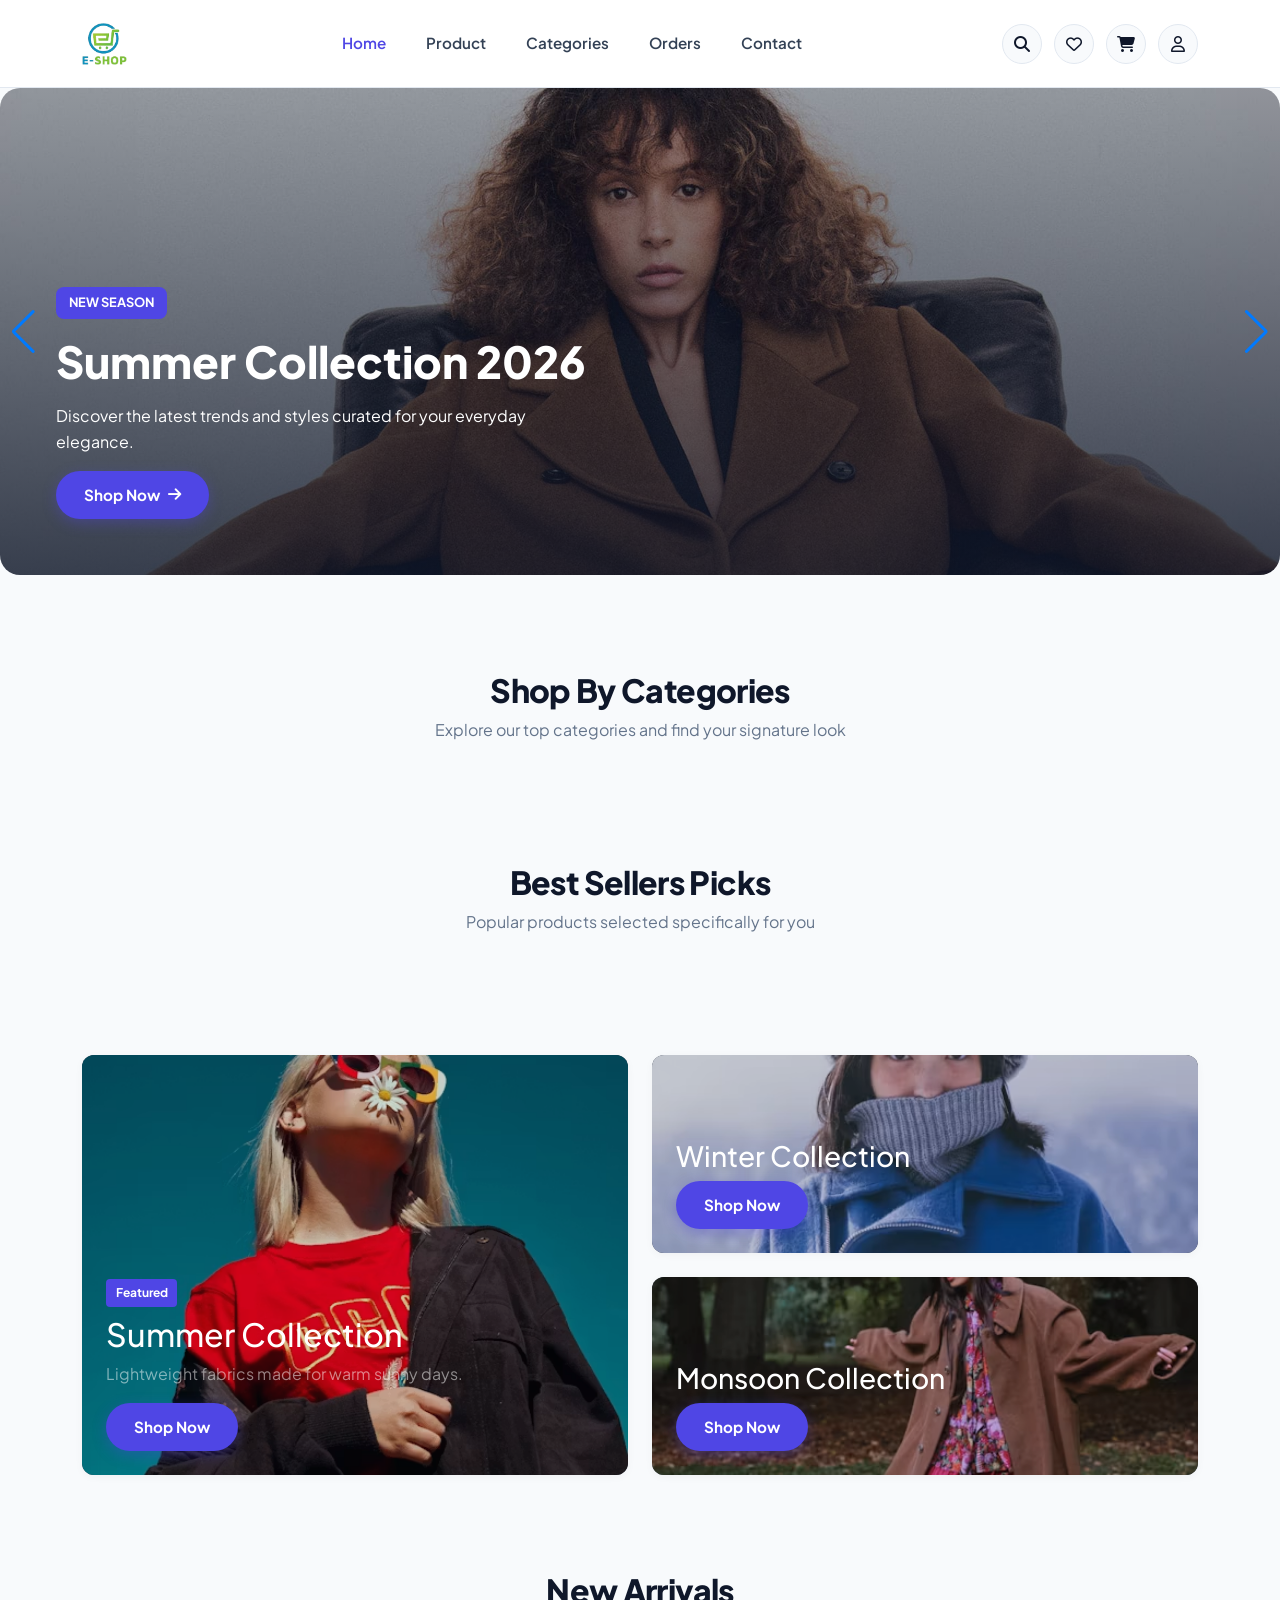
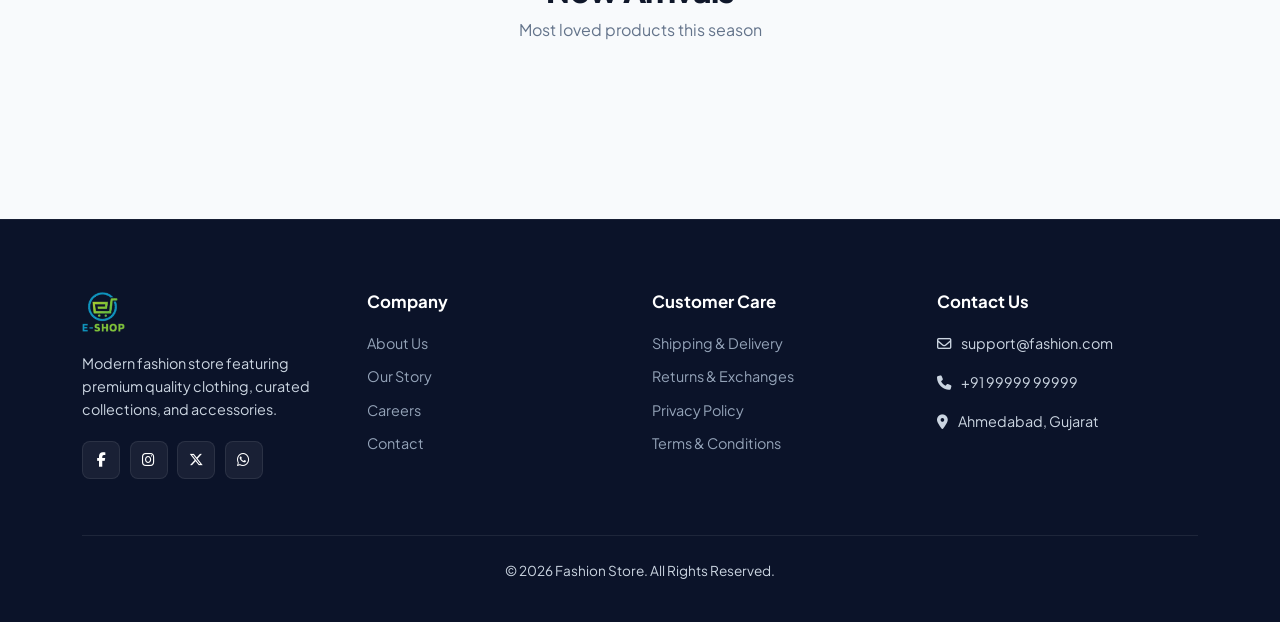
<file: index.html>
<!DOCTYPE html>
<html lang="en">

<head>
    <meta charset="UTF-8">
    <meta name="viewport" content="width=device-width, initial-scale=1.0">
    <title>Fashion Store - Elevate Your Style</title>

    <!-- Bootstrap CSS -->
    <link href="https://cdn.jsdelivr.net/npm/bootstrap@5.3.3/dist/css/bootstrap.min.css" rel="stylesheet">
    <!-- Font Awesome -->
    <link rel="stylesheet" href="https://cdnjs.cloudflare.com/ajax/libs/font-awesome/6.7.2/css/all.min.css">
    <!-- Swiper CSS -->
    <link rel="stylesheet" href="https://cdn.jsdelivr.net/npm/swiper@11/swiper-bundle.min.css">
    <!-- Unified App Stylesheet -->
    <link rel="stylesheet" href="./assets/css/style.css">

    <!-- Custom CSS Overrides for Per-Product Swiper Sliders -->
    <style>
        /* Product Card Swiper Fixes & Enhancements */
        .product-card .tddata {
            position: relative;
            width: 100%;
            padding-top: 100%; /* Keeps square 1:1 ratio */
            overflow: hidden;
            background-color: #f8fafc;
            border-bottom: 1px solid var(--border-color);
        }

        .product-card .tddata .swiper {
            position: absolute;
            top: 0;
            left: 0;
            width: 100%;
            height: 100%;
        }

        .product-card .tddata .swiper-slide {
            width: 100%;
            height: 100%;
        }

        .product-card .tddata .swiper-slide img {
            width: 100%;
            height: 100%;
            object-fit: cover;
            transition: transform 0.5s ease;
        }

        .product-card:hover .tddata .swiper-slide img {
            transform: scale(1.05);
        }

        /* Product Card Swiper Arrows */
        .product-card .swiper-button-next,
        .product-card .swiper-button-prev {
            width: 30px;
            height: 30px;
            background: rgba(255, 255, 255, 0.9);
            border-radius: 50%;
            color: var(--primary);
            box-shadow: 0 4px 10px rgba(0, 0, 0, 0.12);
            opacity: 0;
            transition: all 0.25s ease;
            z-index: 10;
        }

        .product-card .swiper-button-next::after,
        .product-card .swiper-button-prev::after {
            font-size: 11px;
            font-weight: 800;
        }

        .product-card:hover .swiper-button-next,
        .product-card:hover .swiper-button-prev {
            opacity: 1;
        }

        .product-card .swiper-button-next:hover,
        .product-card .swiper-button-prev:hover {
            background: var(--accent);
            color: #ffffff;
        }

        /* Product Card Pagination Dots */
        .product-card .swiper-pagination {
            bottom: 8px !important;
        }

        .product-card .swiper-pagination-bullet {
            width: 6px;
            height: 6px;
            background: #ffffff;
            opacity: 0.6;
            box-shadow: 0 1px 3px rgba(0, 0, 0, 0.3);
            transition: all 0.25s ease;
        }

        .product-card .swiper-pagination-bullet-active {
            background: var(--accent);
            width: 16px;
            border-radius: 4px;
            opacity: 1;
        }
    </style>
</head>

<body>

    <!-- ========================= HEADER ========================== -->
    <header class="header">
        <nav class="navbar navbar-expand-lg">
            <div class="container">
                <a class="navbar-brand logo" href="index.html">
                    <img src="./assets/image/logo.png" alt="Fashion Store Logo">
                </a>

                <button class="navbar-toggler border-0 shadow-none" type="button" data-bs-toggle="collapse" data-bs-target="#navbar">
                    <span class="navbar-toggler-icon"></span>
                </button>

                <div class="collapse navbar-collapse" id="navbar">
                    <ul class="navbar-nav mx-auto mb-2 mb-lg-0">
                        <li class="nav-item"><a class="nav-link active" href="index.html">Home</a></li>
                        <li class="nav-item"><a class="nav-link" href="product.html?type=product">Product</a></li>
                        <li class="nav-item"><a class="nav-link" href="product.html?type=product">Categories</a></li>
                        <li class="nav-item"><a class="nav-link" href="orders.html">Orders</a></li>
                        <li class="nav-item"><a class="nav-link" href="contact.html">Contact</a></li>
                    </ul>

                    <div class="header-icons">
                        <a href="#" aria-label="Search"><i class="fa-solid fa-magnifying-glass"></i></a>
                        <a href="#" aria-label="Wishlist"><i class="fa-regular fa-heart"></i></a>
                        <a href="cart.html" aria-label="Cart" class="position-relative">
                            <i class="fa-solid fa-cart-shopping"></i>
                        </a>
                        <div id="auth" class="d-inline-flex align-items-center"></div>
                    </div>
                </div>
            </div>
        </nav>
    </header>

    <!-- ========================= HERO SECTION ========================== -->
    <section id="hero" class="mb-5">
        <div class="container-fluid p-0">
            <div class="swiper heroSwiper">
                <div class="swiper-wrapper">
                    <div class="swiper-slide">
                        <img src="./assets/image/slider-1.jpg" alt="Summer Collection 2026">
                        <div class="hero-overlay"></div>
                        <div class="hero-content">
                            <span class="hero-tag">New Season</span>
                            <h1>Summer Collection 2026</h1>
                            <p>Discover the latest trends and styles curated for your everyday elegance.</p>
                            <a href="product.html" class="theme-btn">Shop Now <i class="fa-solid fa-arrow-right ms-2"></i></a>
                        </div>
                    </div>

                    <div class="swiper-slide">
                        <img src="./assets/image/slider-1.jpg" alt="Premium Fashion">
                        <div class="hero-overlay"></div>
                        <div class="hero-content">
                            <span class="hero-tag">Exclusive Arrival</span>
                            <h1>Premium Fashion</h1>
                            <p>Designed for modern lifestyles with uncompromised quality.</p>
                            <a href="product.html" class="theme-btn">Explore <i class="fa-solid fa-arrow-right ms-2"></i></a>
                        </div>
                    </div>
                </div>
                <div class="swiper-button-prev"></div>
                <div class="swiper-button-next"></div>
            </div>
        </div>
    </section>

    <!-- ========================= CATEGORIES ========================== -->
    <section class="categories-section py-5">
        <div class="container">
            <div class="section-title">
                <h2>Shop By Categories</h2>
                <p>Explore our top categories and find your signature look</p>
            </div>
            <div class="row g-4 justify-content-center" id="catData"></div>
        </div>
    </section>

    <!-- ========================= FEATURED PRODUCTS ========================== -->
    <section class="products-section py-5">
        <div class="container">
            <div class="section-title">
                <h2>Best Sellers Picks</h2>
                <p>Popular products selected specifically for you</p>
            </div>
            <div class="row g-4" id="todatTop"></div>
        </div>
    </section>

    <!-- ========================= COLLECTION BANNERS ========================== -->
    <section class="collections py-5">
        <div class="container">
            <div class="row g-4">
                <div class="col-lg-6">
                    <div class="banner-large">
                        <a onclick="Summer()" role="button">
                            <img src="./admin/images/category_img/summer.avif" alt="Summer Collection">
                        </a>
                        <div class="banner-content" onclick="Summer()">
                            <span class="badge-season">Featured</span>
                            <h2>Summer Collection</h2>
                            <p class="d-none d-md-block text-white-50 mb-3">Lightweight fabrics made for warm sunny days.</p>
                            <a href="#" class="theme-btn">Shop Now</a>
                        </div>
                    </div>
                </div>

                <div class="col-lg-6">
                    <div class="row g-4">
                        <div class="col-12">
                            <div class="banner-small" onclick="Winter()" role="button">
                                <img src="./admin/images/category_img/winter.avif" alt="Winter Collection">
                                <div class="banner-content">
                                    <h3>Winter Collection</h3>
                                    <a href="#" class="theme-btn btn-sm">Shop Now</a>
                                </div>
                            </div>
                        </div>

                        <div class="col-12">
                            <div class="banner-small" onclick="Monsoon()" role="button">
                                <img src="./admin/images/category_img/monsoon.avif" alt="Monsoon Collection">
                                <div class="banner-content">
                                    <h3>Monsoon Collection</h3>
                                    <a href="#" class="theme-btn btn-sm">Shop Now</a>
                                </div>
                            </div>
                        </div>
                    </div>
                </div>
            </div>
        </div>
    </section>

    <!-- ========================= TRENDING PRODUCTS ========================== -->
    <section class="products-section trending py-5">
        <div class="container">
            <div class="section-title">
                <h2>New Arrivals</h2>
                <p>Most loved products this season</p>
            </div>
            <div id="newarrivals"></div>
        </div>
    </section>

    <!-- ========================= FOOTER ========================== -->
    <footer>
        <div class="container">
            <div class="row gy-4">
                <div class="col-md-6 col-lg-3">
                    <div class="footer-box">
                        <img src="./assets/image/logo.png" alt="Logo" class="footer-logo">
                        <p>Modern fashion store featuring premium quality clothing, curated collections, and accessories.</p>
                        <div class="social-links">
                            <a href="#"><i class="fab fa-facebook-f"></i></a>
                            <a href="#"><i class="fab fa-instagram"></i></a>
                            <a href="#"><i class="fab fa-x-twitter"></i></a>
                            <a href="#"><i class="fab fa-whatsapp"></i></a>
                        </div>
                    </div>
                </div>

                <div class="col-md-6 col-lg-3">
                    <div class="footer-box">
                        <h4>Company</h4>
                        <ul>
                            <li><a href="#">About Us</a></li>
                            <li><a href="#">Our Story</a></li>
                            <li><a href="#">Careers</a></li>
                            <li><a href="#">Contact</a></li>
                        </ul>
                    </div>
                </div>

                <div class="col-md-6 col-lg-3">
                    <div class="footer-box">
                        <h4>Customer Care</h4>
                        <ul>
                            <li><a href="#">Shipping & Delivery</a></li>
                            <li><a href="#">Returns & Exchanges</a></li>
                            <li><a href="#">Privacy Policy</a></li>
                            <li><a href="#">Terms & Conditions</a></li>
                        </ul>
                    </div>
                </div>

                <div class="col-md-6 col-lg-3">
                    <div class="footer-box">
                        <h4>Contact Us</h4>
                        <p><i class="fa-regular fa-envelope me-2"></i> support@fashion.com</p>
                        <p><i class="fa-solid fa-phone me-2"></i> +91 99999 99999</p>
                        <p><i class="fa-solid fa-location-dot me-2"></i> Ahmedabad, Gujarat</p>
                    </div>
                </div>
            </div>

            <div class="footer-bottom">
                <p>© 2026 Fashion Store. All Rights Reserved.</p>
            </div>
        </div>
    </footer>

    <!-- Scripts -->
    <script src="https://cdn.jsdelivr.net/npm/bootstrap@5.3.3/dist/js/bootstrap.bundle.min.js"></script>
    <script src="https://cdn.jsdelivr.net/npm/swiper@11/swiper-bundle.min.js"></script>
    <script src="./assets/js/index.js"></script>

    <script>
        new Swiper(".heroSwiper", {
            loop: true,
            effect: "fade",
            speed: 800,
            autoplay: {
                delay: 4000,
                disableOnInteraction: false
            },
            navigation: {
                nextEl: ".swiper-button-next",
                prevEl: ".swiper-button-prev",
            }
        });
    </script>
</body>

</html>
</file>
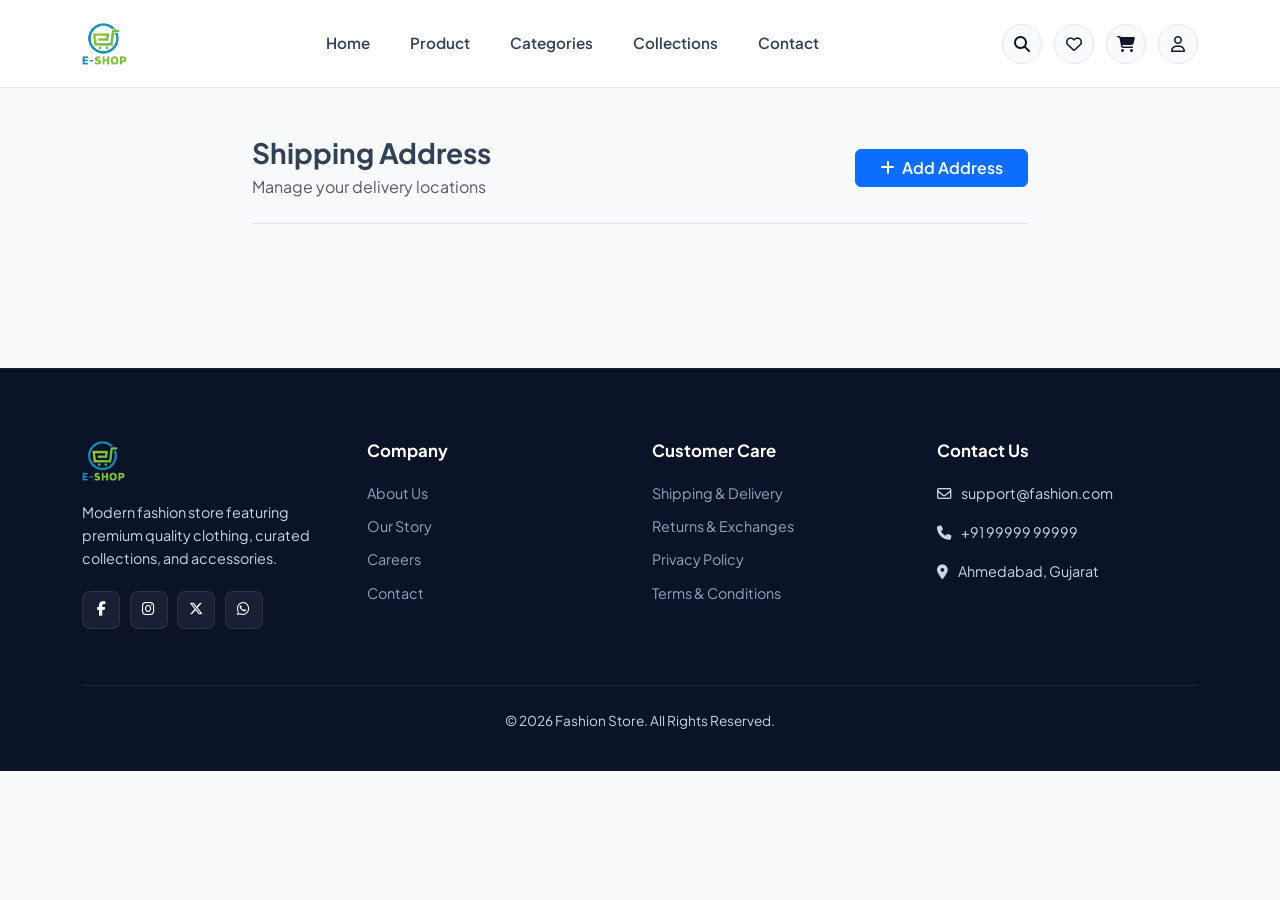
<file: address.html>
<!DOCTYPE html>
<html lang="en">

<head>
    <meta charset="UTF-8">
    <meta name="viewport" content="width=device-width, initial-scale=1.0">
    <title>Shipping Address - Fashion Store</title>

    <!-- Bootstrap CSS -->
    <link href="https://cdn.jsdelivr.net/npm/bootstrap@5.3.3/dist/css/bootstrap.min.css" rel="stylesheet">
    <!-- Font Awesome -->
    <link rel="stylesheet" href="https://cdnjs.cloudflare.com/ajax/libs/font-awesome/6.7.2/css/all.min.css">
    <!-- Unified App Stylesheet -->
    <link rel="stylesheet" href="./assets/css/style.css">
</head>

<body>

    <!-- ========================= HEADER ========================== -->
    <header class="header sticky-top">
        <nav class="navbar navbar-expand-lg">
            <div class="container">
                <a class="navbar-brand logo" href="index.html">
                    <img src="./assets/image/logo.png" alt="Logo">
                </a>

                <button class="navbar-toggler border-0 shadow-none" type="button" data-bs-toggle="collapse" data-bs-target="#navbar">
                    <span class="navbar-toggler-icon"></span>
                </button>

                <div class="collapse navbar-collapse" id="navbar">
                    <ul class="navbar-nav mx-auto mb-2 mb-lg-0">
                        <li class="nav-item"><a class="nav-link" href="index.html">Home</a></li>
                        <li class="nav-item"><a class="nav-link" href="product.html">Product</a></li>
                        <li class="nav-item"><a class="nav-link" href="product.html">Categories</a></li>
                        <li class="nav-item"><a class="nav-link" href="product.html">Collections</a></li>
                        <li class="nav-item"><a class="nav-link" href="#">Contact</a></li>
                    </ul>

                    <div class="header-icons">
                        <a href="#"><i class="fa-solid fa-magnifying-glass"></i></a>
                        <a href="#"><i class="fa-regular fa-heart"></i></a>
                        <a href="cart.html"><i class="fa-solid fa-cart-shopping"></i></a>
                                                <div id="auth" class="d-inline-flex align-items-center"></div>
                    </div>
                </div>
            </div>
        </nav>
    </header>

    <!-- ========================= ADDRESS SECTION ========================== -->
    <main class="py-5">
        <div class="container shipping-container">
            <div class="d-flex justify-content-between align-items-center mb-4">
                <div>
                    <h3 class="fw-bold mb-1">Shipping Address</h3>
                    <p class="text-muted mb-0">Manage your delivery locations</p>
                </div>
                <button id="addAddressBtn" type="button" class="btn btn-primary fw-semibold px-4" onclick="formDisp()">
                    <i class="fa-solid fa-plus me-1"></i> Add Address
                </button>
            </div>

            <!-- Dynamic Form Container -->
            <div id="allData" class="mb-4"></div>

            <!-- Existing Addresses Container -->
            <div id="addressDisp" class="w-100"></div>

            <!-- Checkout Action Button -->
            <div class="mt-4 pt-3 border-top text-end">
                <button id="buyNowBtn" type="button" class="btn btn-success btn-lg fw-bold px-5" onclick="order()" style="display: none;">
                    Buy Now <i class="fa-solid fa-arrow-right ms-2"></i>
                </button>
            </div>
        </div>
    </main>

    <!-- ========================= FOOTER ========================== -->
    <footer>
        <div class="container">
            <div class="row gy-4">
                <div class="col-md-6 col-lg-3">
                    <div class="footer-box">
                        <img src="./assets/image/logo.png" alt="Logo" class="footer-logo">
                        <p>Modern fashion store featuring premium quality clothing, curated collections, and accessories.</p>
                        <div class="social-links">
                            <a href="#"><i class="fab fa-facebook-f"></i></a>
                            <a href="#"><i class="fab fa-instagram"></i></a>
                            <a href="#"><i class="fab fa-x-twitter"></i></a>
                            <a href="#"><i class="fab fa-whatsapp"></i></a>
                        </div>
                    </div>
                </div>

                <div class="col-md-6 col-lg-3">
                    <div class="footer-box">
                        <h4>Company</h4>
                        <ul>
                            <li><a href="#">About Us</a></li>
                            <li><a href="#">Our Story</a></li>
                            <li><a href="#">Careers</a></li>
                            <li><a href="#">Contact</a></li>
                        </ul>
                    </div>
                </div>

                <div class="col-md-6 col-lg-3">
                    <div class="footer-box">
                        <h4>Customer Care</h4>
                        <ul>
                            <li><a href="#">Shipping & Delivery</a></li>
                            <li><a href="#">Returns & Exchanges</a></li>
                            <li><a href="#">Privacy Policy</a></li>
                            <li><a href="#">Terms & Conditions</a></li>
                        </ul>
                    </div>
                </div>

                <div class="col-md-6 col-lg-3">
                    <div class="footer-box">
                        <h4>Contact Us</h4>
                        <p><i class="fa-regular fa-envelope me-2"></i> support@fashion.com</p>
                        <p><i class="fa-solid fa-phone me-2"></i> +91 99999 99999</p>
                        <p><i class="fa-solid fa-location-dot me-2"></i> Ahmedabad, Gujarat</p>
                    </div>
                </div>
            </div>

            <div class="footer-bottom">
                <p>© 2026 Fashion Store. All Rights Reserved.</p>
            </div>
        </div>
    </footer>

    <!-- Scripts -->
    <script src="https://cdn.jsdelivr.net/npm/bootstrap@5.3.3/dist/js/bootstrap.bundle.min.js"></script>
    <script>
        document.addEventListener('change', (e) => {
            if (e.target.name === 'slctAddress') {
                document.querySelectorAll('.address-card').forEach(card => card.classList.remove('selected'));
                e.target.closest('.address-card').classList.add('selected');
            }
        });
    </script>
    <script src="assets/js/address.js"></script>
</body>

</html>
</file>
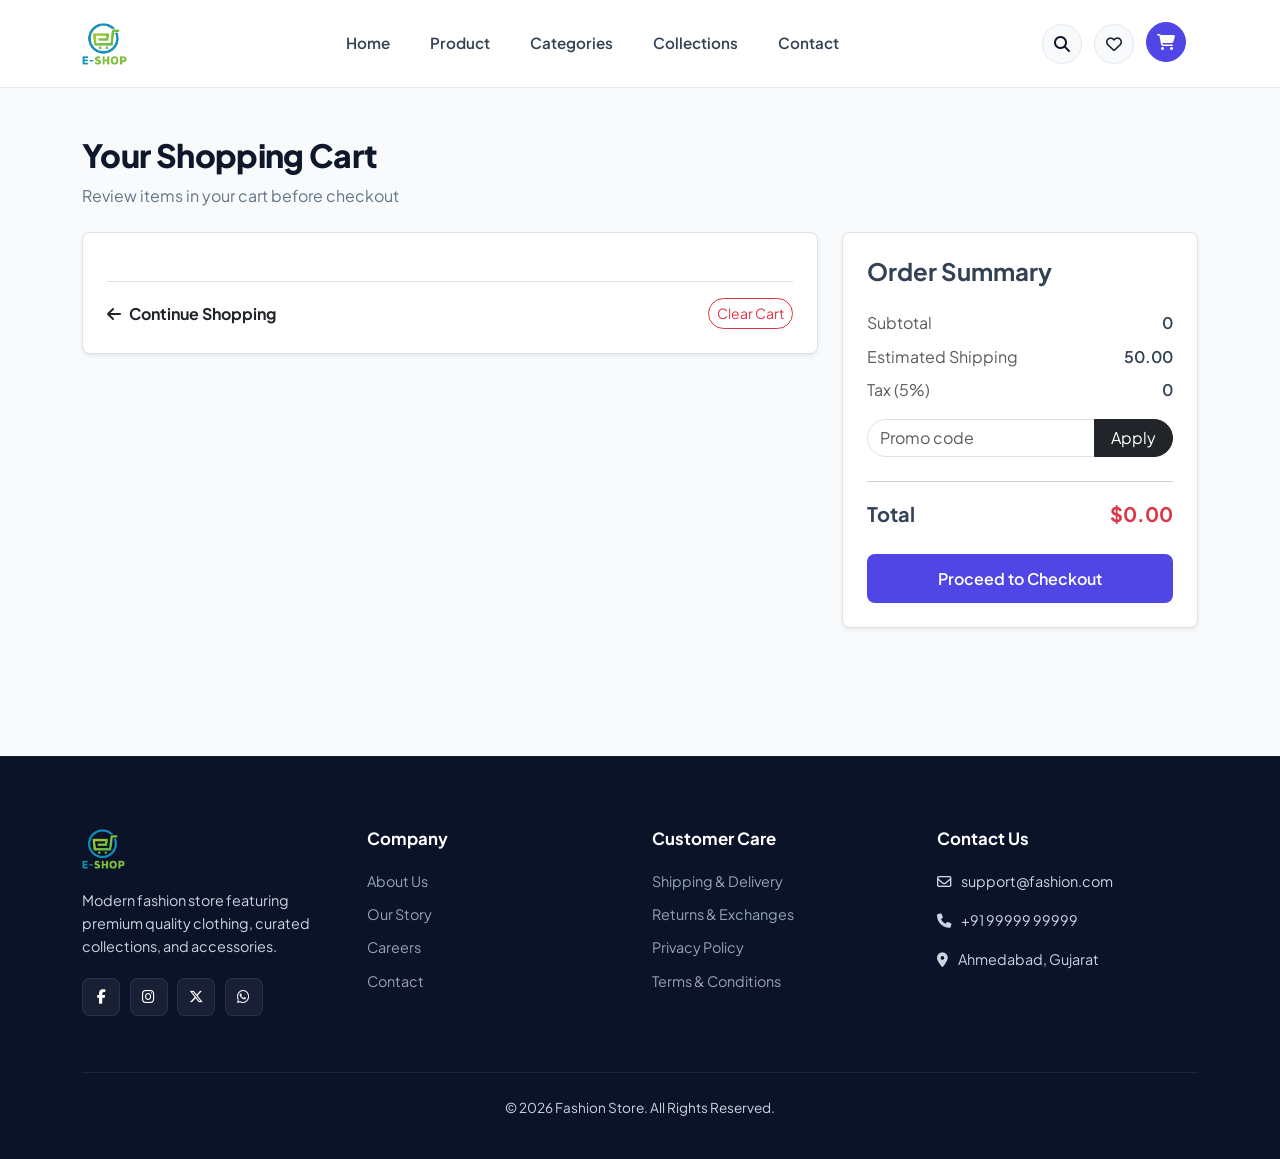
<file: cart.html>
<!DOCTYPE html>
<html lang="en">

<head>
    <meta charset="UTF-8">
    <meta name="viewport" content="width=device-width, initial-scale=1.0">
    <title>Shopping Cart - Fashion Store</title>

    <!-- Bootstrap CSS -->
    <link href="https://cdn.jsdelivr.net/npm/bootstrap@5.3.3/dist/css/bootstrap.min.css" rel="stylesheet">
    <!-- Font Awesome -->
    <link rel="stylesheet" href="https://cdnjs.cloudflare.com/ajax/libs/font-awesome/6.7.2/css/all.min.css">
    <!-- Unified App Stylesheet -->
    <link rel="stylesheet" href="./assets/css/style.css">
</head>

<body>

    <!-- ========================= HEADER ========================== -->
    <header class="header">
        <nav class="navbar navbar-expand-lg">
            <div class="container">
                <a class="navbar-brand logo" href="index.html">
                    <img src="./assets/image/logo.png" alt="Logo">
                </a>

                <button class="navbar-toggler border-0 shadow-none" type="button" data-bs-toggle="collapse" data-bs-target="#navbar">
                    <span class="navbar-toggler-icon"></span>
                </button>

                <div class="collapse navbar-collapse" id="navbar">
                    <ul class="navbar-nav mx-auto mb-2 mb-lg-0">
                        <li class="nav-item"><a class="nav-link" href="index.html">Home</a></li>
                        <li class="nav-item"><a class="nav-link" href="product.html">Product</a></li>
                        <li class="nav-item"><a class="nav-link" href="product.html">Categories</a></li>
                        <li class="nav-item"><a class="nav-link" href="product.html">Collections</a></li>
                        <li class="nav-item"><a class="nav-link" href="#">Contact</a></li>
                    </ul>

                    <div class="header-icons">
                        <a href="#"><i class="fa-solid fa-magnifying-glass"></i></a>
                        <a href="#"><i class="fa-regular fa-heart"></i></a>
                        <a href="cart.html" class="active"><i class="fa-solid fa-cart-shopping"></i></a>
                        <div id="auth" class="d-inline-flex align-items-center"></div>
                        
                    </div>
                </div>
            </div>
        </nav>
    </header>

    <!-- ========================= CART SECTION ========================== -->
    <section class="cart-section py-5">
        <div class="container">
            <div class="section-title text-start mb-4">
                <h2>Your Shopping Cart</h2>
                <p>Review items in your cart before checkout</p>
            </div>

            <div class="row g-4">
                <!-- Cart Items List -->
                <div class="col-lg-8">
                    <div class="cart-table-wrapper border rounded-3 p-3 p-md-4 bg-white shadow-sm">
                        <div id="cartItemsContainer">
                            <!-- Items populated by cart.js -->
                        </div>

                        <div class="d-flex justify-content-between align-items-center mt-4 pt-3 border-top">
                            <a href="index.html" class="text-decoration-none text-dark fw-bold">
                                <i class="fa-solid fa-arrow-left me-2"></i>Continue Shopping
                            </a>
                            <button class="btn btn-outline-danger btn-sm rounded-pill" onclick="clearCart()">
                                Clear Cart
                            </button>
                        </div>
                    </div>
                </div>

                <!-- Order Summary Sidebar -->
                <div class="col-lg-4">
                    <div class="order-summary border rounded-3 p-4 bg-white shadow-sm">
                        <h4 class="fw-bold mb-4">Order Summary</h4>

                        <div class="d-flex justify-content-between mb-2">
                            <span class="text-muted">Subtotal</span>
                            <span class="fw-semibold" id="subtotalPrice">0</span>
                        </div>

                        <div class="d-flex justify-content-between mb-2">
                            <span class="text-muted">Estimated Shipping</span>
                            <span class="fw-semibold" id="shippingPrice">50.00</span>
                        </div>

                        <div class="d-flex justify-content-between mb-3">
                            <span class="text-muted">Tax (5%)</span>
                            <span class="fw-semibold" id="taxPrice">0</span>
                        </div>

                        <div class="input-group mb-4">
                            <input type="text" class="form-control rounded-start-pill" placeholder="Promo code">
                            <button class="btn btn-dark rounded-end-pill px-3" type="button">Apply</button>
                        </div>

                        <hr>

                        <div class="d-flex justify-content-between mb-4">
                            <span class="fw-bold fs-5">Total</span>
                            <span class="fw-bold fs-5 text-danger" id="totalPrice">$0.00</span>
                        </div>

                        <button class="auth-btn" onclick="Proceed()">
                            Proceed to Checkout
                        </button>
                    </div>
                </div>
            </div>
        </div>
    </section>

    <!-- ========================= FOOTER ========================== -->
    <footer>
        <div class="container">
            <div class="row gy-4">
                <div class="col-md-6 col-lg-3">
                    <div class="footer-box">
                        <img src="./assets/image/logo.png" alt="Logo" class="footer-logo">
                        <p>Modern fashion store featuring premium quality clothing, curated collections, and accessories.</p>
                        <div class="social-links">
                            <a href="#"><i class="fab fa-facebook-f"></i></a>
                            <a href="#"><i class="fab fa-instagram"></i></a>
                            <a href="#"><i class="fab fa-x-twitter"></i></a>
                            <a href="#"><i class="fab fa-whatsapp"></i></a>
                        </div>
                    </div>
                </div>

                <div class="col-md-6 col-lg-3">
                    <div class="footer-box">
                        <h4>Company</h4>
                        <ul>
                            <li><a href="#">About Us</a></li>
                            <li><a href="#">Our Story</a></li>
                            <li><a href="#">Careers</a></li>
                            <li><a href="#">Contact</a></li>
                        </ul>
                    </div>
                </div>

                <div class="col-md-6 col-lg-3">
                    <div class="footer-box">
                        <h4>Customer Care</h4>
                        <ul>
                            <li><a href="#">Shipping & Delivery</a></li>
                            <li><a href="#">Returns & Exchanges</a></li>
                            <li><a href="#">Privacy Policy</a></li>
                            <li><a href="#">Terms & Conditions</a></li>
                        </ul>
                    </div>
                </div>

                <div class="col-md-6 col-lg-3">
                    <div class="footer-box">
                        <h4>Contact Us</h4>
                        <p><i class="fa-regular fa-envelope me-2"></i> support@fashion.com</p>
                        <p><i class="fa-solid fa-phone me-2"></i> +91 99999 99999</p>
                        <p><i class="fa-solid fa-location-dot me-2"></i> Ahmedabad, Gujarat</p>
                    </div>
                </div>
            </div>

            <div class="footer-bottom">
                <p>© 2026 Fashion Store. All Rights Reserved.</p>
            </div>
        </div>
    </footer>

    <!-- Scripts -->
    <script src="https://cdn.jsdelivr.net/npm/bootstrap@5.3.3/dist/js/bootstrap.bundle.min.js"></script>
    <script src="./assets/js/cart.js"></script>
</body>

</html>
</file>
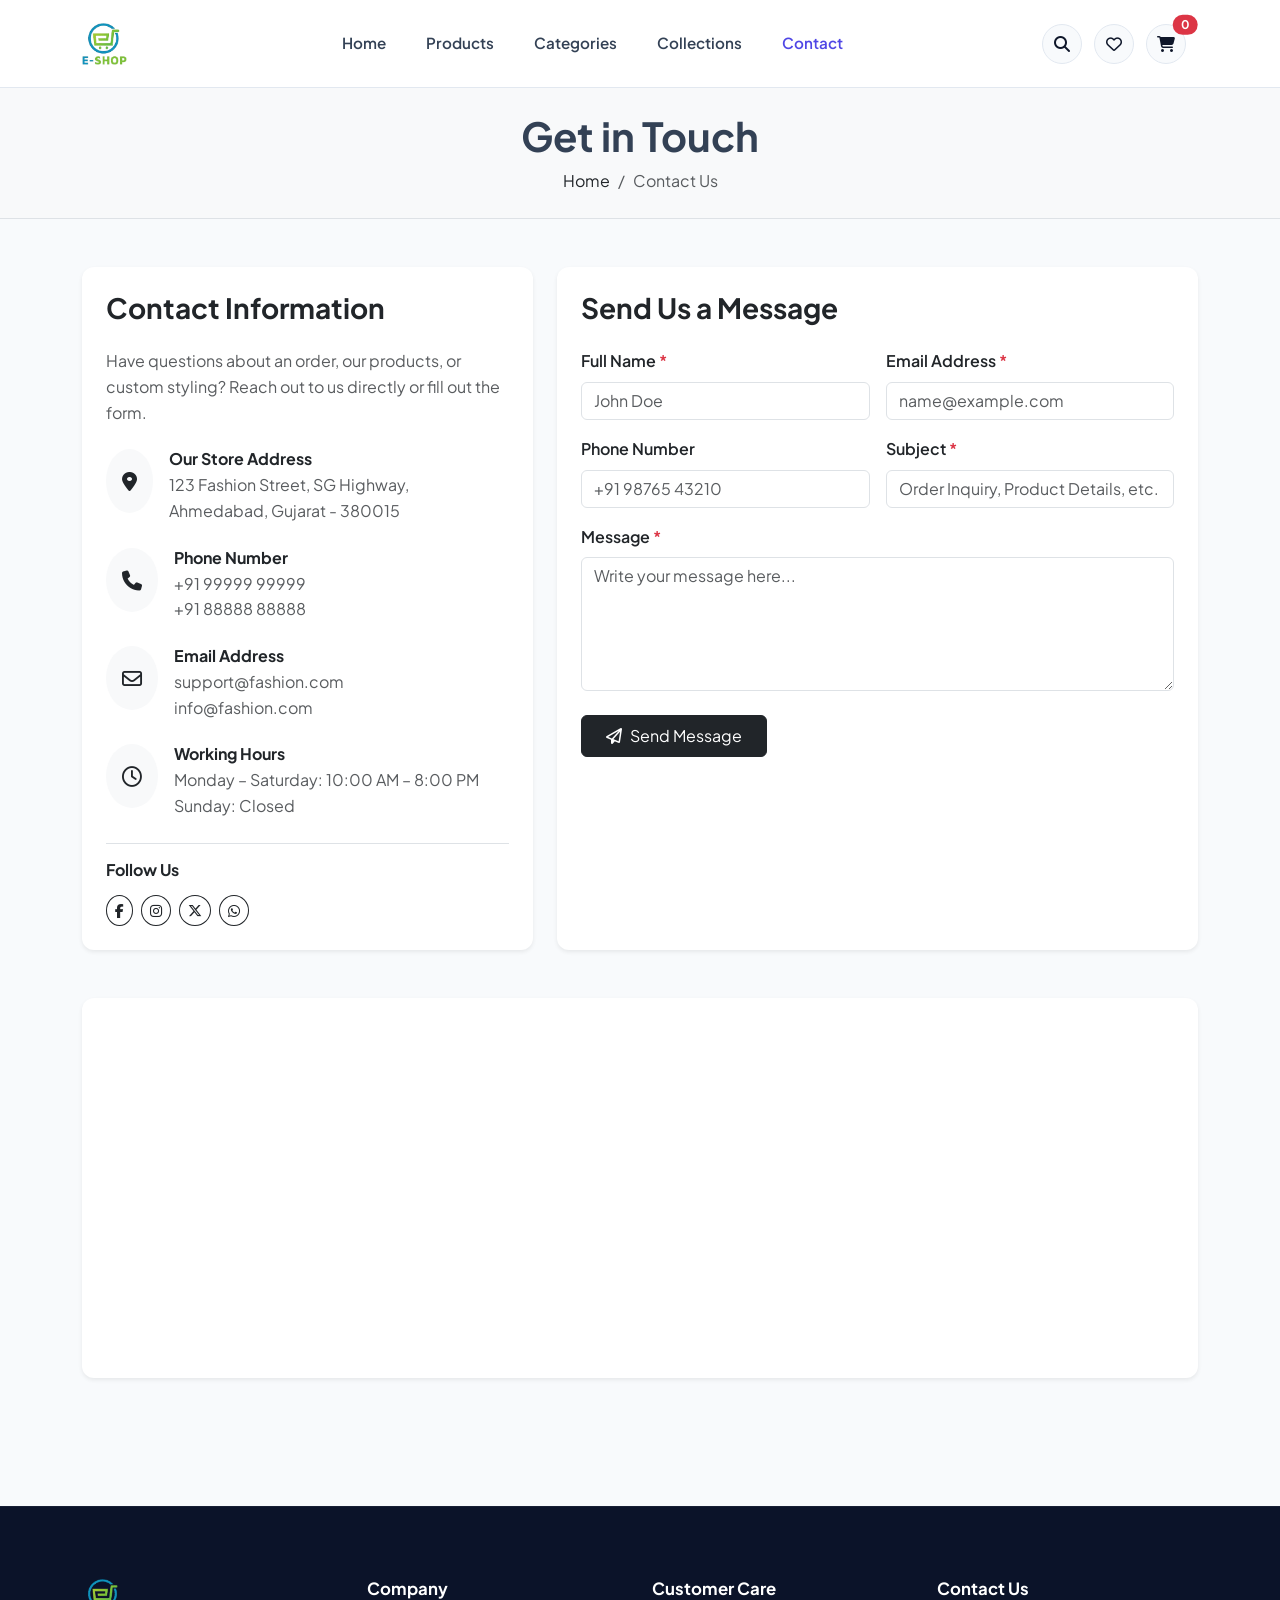
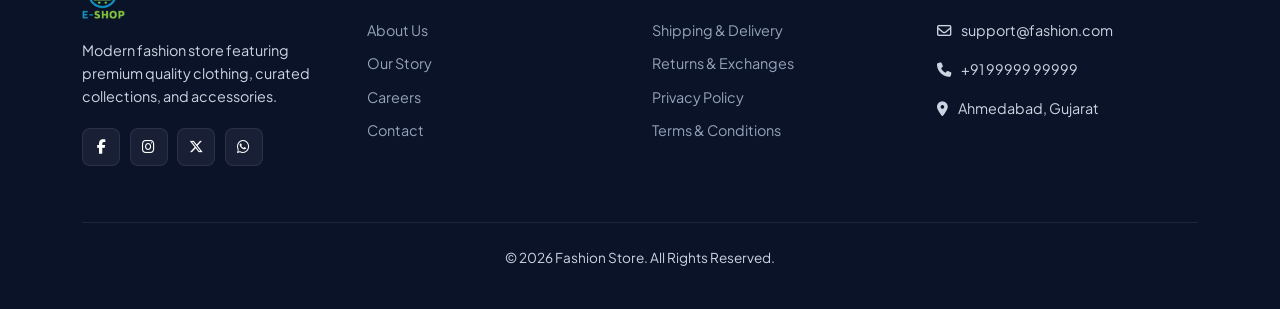
<file: contact.html>
<!DOCTYPE html>
<html lang="en">

<head>
    <meta charset="UTF-8">
    <meta name="viewport" content="width=device-width, initial-scale=1.0">
    <title>Contact Us - Fashion Store</title>

    <!-- Bootstrap CSS -->
    <link href="https://cdn.jsdelivr.net/npm/bootstrap@5.3.3/dist/css/bootstrap.min.css" rel="stylesheet">
    <!-- Font Awesome -->
    <link rel="stylesheet" href="https://cdnjs.cloudflare.com/ajax/libs/font-awesome/6.7.2/css/all.min.css">
    <!-- Unified App Stylesheet -->
    <link rel="stylesheet" href="./assets/css/style.css">
</head>

<body>

    <!-- ========================= HEADER ========================== -->
    <header class="header">
        <nav class="navbar navbar-expand-lg">
            <div class="container">
                <a class="navbar-brand logo" href="index.html">
                    <img src="./assets/image/logo.png" alt="Logo">
                </a>

                <button class="navbar-toggler border-0 shadow-none" type="button" data-bs-toggle="collapse" data-bs-target="#navbar">
                    <span class="navbar-toggler-icon"></span>
                </button>

                <div class="collapse navbar-collapse" id="navbar">
                    <ul class="navbar-nav mx-auto mb-2 mb-lg-0">
                        <li class="nav-item"><a class="nav-link" href="index.html">Home</a></li>
                        <li class="nav-item"><a class="nav-link" href="product.html">Products</a></li>
                        <li class="nav-item"><a class="nav-link" href="product.html">Categories</a></li>
                        <li class="nav-item"><a class="nav-link" href="product.html">Collections</a></li>
                        <li class="nav-item"><a class="nav-link active" href="contact.html">Contact</a></li>
                    </ul>

                    <div class="header-icons">
                        <a href="#"><i class="fa-solid fa-magnifying-glass"></i></a>
                        <a href="#"><i class="fa-regular fa-heart"></i></a>
                        <a href="cart.html" aria-label="Shopping Cart" class="position-relative">
                            <i class="fa-solid fa-cart-shopping"></i>
                            <span class="position-absolute top-0 start-100 translate-middle badge rounded-pill bg-danger" id="cartCount">0</span>
                        </a>
                                                <div id="auth" class="d-inline-flex align-items-center"></div>

                    </div>
                </div>
            </div>
        </nav>
    </header>

    <!-- ========================= BREADCRUMB / BANNER ========================== -->
    <section class="bg-light py-4 border-bottom">
        <div class="container text-center">
            <h1 class="fw-bold mb-2">Get in Touch</h1>
            <nav aria-label="breadcrumb">
                <ol class="breadcrumb justify-content-center mb-0">
                    <li class="breadcrumb-item"><a href="index.html" class="text-decoration-none text-dark">Home</a></li>
                    <li class="breadcrumb-item active" aria-current="page">Contact Us</li>
                </ol>
            </nav>
        </div>
    </section>

    <!-- ========================= CONTACT SECTION ========================== -->
    <main class="contact-section py-5">
        <div class="container">
            <div class="row g-4">
                
                <!-- Contact Details -->
                <div class="col-lg-5">
                    <div class="card border-0 shadow-sm p-4 h-100">
                        <h3 class="fw-bold mb-4">Contact Information</h3>
                        <p class="text-muted mb-4">Have questions about an order, our products, or custom styling? Reach out to us directly or fill out the form.</p>

                        <div class="d-flex align-items-start mb-4">
                            <div class="bg-light rounded-circle p-3 me-3 text-dark fs-5">
                                <i class="fa-solid fa-location-dot"></i>
                            </div>
                            <div>
                                <h6 class="fw-bold mb-1">Our Store Address</h6>
                                <p class="text-muted mb-0">123 Fashion Street, SG Highway, Ahmedabad, Gujarat - 380015</p>
                            </div>
                        </div>

                        <div class="d-flex align-items-start mb-4">
                            <div class="bg-light rounded-circle p-3 me-3 text-dark fs-5">
                                <i class="fa-solid fa-phone"></i>
                            </div>
                            <div>
                                <h6 class="fw-bold mb-1">Phone Number</h6>
                                <p class="text-muted mb-0">+91 99999 99999</p>
                                <p class="text-muted mb-0">+91 88888 88888</p>
                            </div>
                        </div>

                        <div class="d-flex align-items-start mb-4">
                            <div class="bg-light rounded-circle p-3 me-3 text-dark fs-5">
                                <i class="fa-regular fa-envelope"></i>
                            </div>
                            <div>
                                <h6 class="fw-bold mb-1">Email Address</h6>
                                <p class="text-muted mb-0">support@fashion.com</p>
                                <p class="text-muted mb-0">info@fashion.com</p>
                            </div>
                        </div>

                        <div class="d-flex align-items-start mb-4">
                            <div class="bg-light rounded-circle p-3 me-3 text-dark fs-5">
                                <i class="fa-regular fa-clock"></i>
                            </div>
                            <div>
                                <h6 class="fw-bold mb-1">Working Hours</h6>
                                <p class="text-muted mb-0">Monday – Saturday: 10:00 AM – 8:00 PM</p>
                                <p class="text-muted mb-0">Sunday: Closed</p>
                            </div>
                        </div>

                        <div class="mt-auto pt-3 border-top">
                            <h6 class="fw-bold mb-3">Follow Us</h6>
                            <div class="d-flex gap-2">
                                <a href="#" class="btn btn-outline-dark btn-sm rounded-circle"><i class="fab fa-facebook-f"></i></a>
                                <a href="#" class="btn btn-outline-dark btn-sm rounded-circle"><i class="fab fa-instagram"></i></a>
                                <a href="#" class="btn btn-outline-dark btn-sm rounded-circle"><i class="fab fa-x-twitter"></i></a>
                                <a href="#" class="btn btn-outline-dark btn-sm rounded-circle"><i class="fab fa-whatsapp"></i></a>
                            </div>
                        </div>
                    </div>
                </div>

                <!-- Contact Form -->
                <div class="col-lg-7">
                    <div class="card border-0 shadow-sm p-4 h-100">
                        <h3 class="fw-bold mb-4">Send Us a Message</h3>
                        <form id="contactForm" onsubmit="handleContactSubmit(event)">
                            <div class="row g-3">
                                <div class="col-md-6">
                                    <label for="fullName" class="form-label fw-semibold">Full Name <span class="text-danger">*</span></label>
                                    <input type="text" class="form-control" id="fullName" placeholder="John Doe" required>
                                </div>

                                <div class="col-md-6">
                                    <label for="email" class="form-label fw-semibold">Email Address <span class="text-danger">*</span></label>
                                    <input type="email" class="form-control" id="email" placeholder="name@example.com" required>
                                </div>

                                <div class="col-md-6">
                                    <label for="phone" class="form-label fw-semibold">Phone Number</label>
                                    <input type="tel" class="form-control" id="phone" placeholder="+91 98765 43210">
                                </div>

                                <div class="col-md-6">
                                    <label for="subject" class="form-label fw-semibold">Subject <span class="text-danger">*</span></label>
                                    <input type="text" class="form-control" id="subject" placeholder="Order Inquiry, Product Details, etc." required>
                                </div>

                                <div class="col-12">
                                    <label for="message" class="form-label fw-semibold">Message <span class="text-danger">*</span></label>
                                    <textarea class="form-control" id="message" rows="5" placeholder="Write your message here..." required></textarea>
                                </div>

                                <div class="col-12 mt-4">
                                    <button type="submit" class="btn btn-dark px-4 py-2">
                                        <i class="fa-regular fa-paper-plane me-2"></i>Send Message
                                    </button>
                                </div>
                            </div>
                        </form>
                    </div>
                </div>

            </div>

            <!-- Map Location Section -->
            <div class="row mt-5">
                <div class="col-12">
                    <div class="card border-0 shadow-sm overflow-hidden">
                        <iframe 
                            src="https://www.google.com/maps/embed?pb=!1m18!1m12!1m3!1d14686.062086386826!2d72.50000000000001!3d23.022500000000002!2m3!1f0!0!f0!0!3f0!3m2!1i1024!2i768!4f13.1!3m3!1m2!1s0x395e848aba5bd449%3A0x4fcedd11614f6516!2sAhmedabad%2C%20Gujarat!5e0!3m2!1sen!2sin!4v1700000000000!5m2!1sen!2sin" 
                            width="100%" 
                            height="380" 
                            style="border:0;" 
                            allowfullscreen="" 
                            loading="lazy" 
                            referrerpolicy="no-referrer-when-downgrade">
                        </iframe>
                    </div>
                </div>
            </div>
        </div>
    </main>

    <!-- ========================= FOOTER ========================== -->
    <footer>
        <div class="container">
            <div class="row gy-4">
                <div class="col-md-6 col-lg-3">
                    <div class="footer-box">
                        <img src="./assets/image/logo.png" alt="Logo" class="footer-logo">
                        <p>Modern fashion store featuring premium quality clothing, curated collections, and accessories.</p>
                        <div class="social-links">
                            <a href="#"><i class="fab fa-facebook-f"></i></a>
                            <a href="#"><i class="fab fa-instagram"></i></a>
                            <a href="#"><i class="fab fa-x-twitter"></i></a>
                            <a href="#"><i class="fab fa-whatsapp"></i></a>
                        </div>
                    </div>
                </div>

                <div class="col-md-6 col-lg-3">
                    <div class="footer-box">
                        <h4>Company</h4>
                        <ul>
                            <li><a href="#">About Us</a></li>
                            <li><a href="#">Our Story</a></li>
                            <li><a href="#">Careers</a></li>
                            <li><a href="contact.html">Contact</a></li>
                        </ul>
                    </div>
                </div>

                <div class="col-md-6 col-lg-3">
                    <div class="footer-box">
                        <h4>Customer Care</h4>
                        <ul>
                            <li><a href="#">Shipping & Delivery</a></li>
                            <li><a href="#">Returns & Exchanges</a></li>
                            <li><a href="#">Privacy Policy</a></li>
                            <li><a href="#">Terms & Conditions</a></li>
                        </ul>
                    </div>
                </div>

                <div class="col-md-6 col-lg-3">
                    <div class="footer-box">
                        <h4>Contact Us</h4>
                        <p><i class="fa-regular fa-envelope me-2"></i> support@fashion.com</p>
                        <p><i class="fa-solid fa-phone me-2"></i> +91 99999 99999</p>
                        <p><i class="fa-solid fa-location-dot me-2"></i> Ahmedabad, Gujarat</p>
                    </div>
                </div>
            </div>

            <div class="footer-bottom">
                <p>© 2026 Fashion Store. All Rights Reserved.</p>
            </div>
        </div>
    </footer>

    <!-- Scripts -->
    <script src="https://cdn.jsdelivr.net/npm/bootstrap@5.3.3/dist/js/bootstrap.bundle.min.js"></script>
    <script>
        function handleContactSubmit(e) {
            e.preventDefault();
            alert("Thank you for getting in touch! We will respond to your query shortly.");
            document.getElementById("contactForm").reset();
        }
    </script>
</body>

</html>
</file>
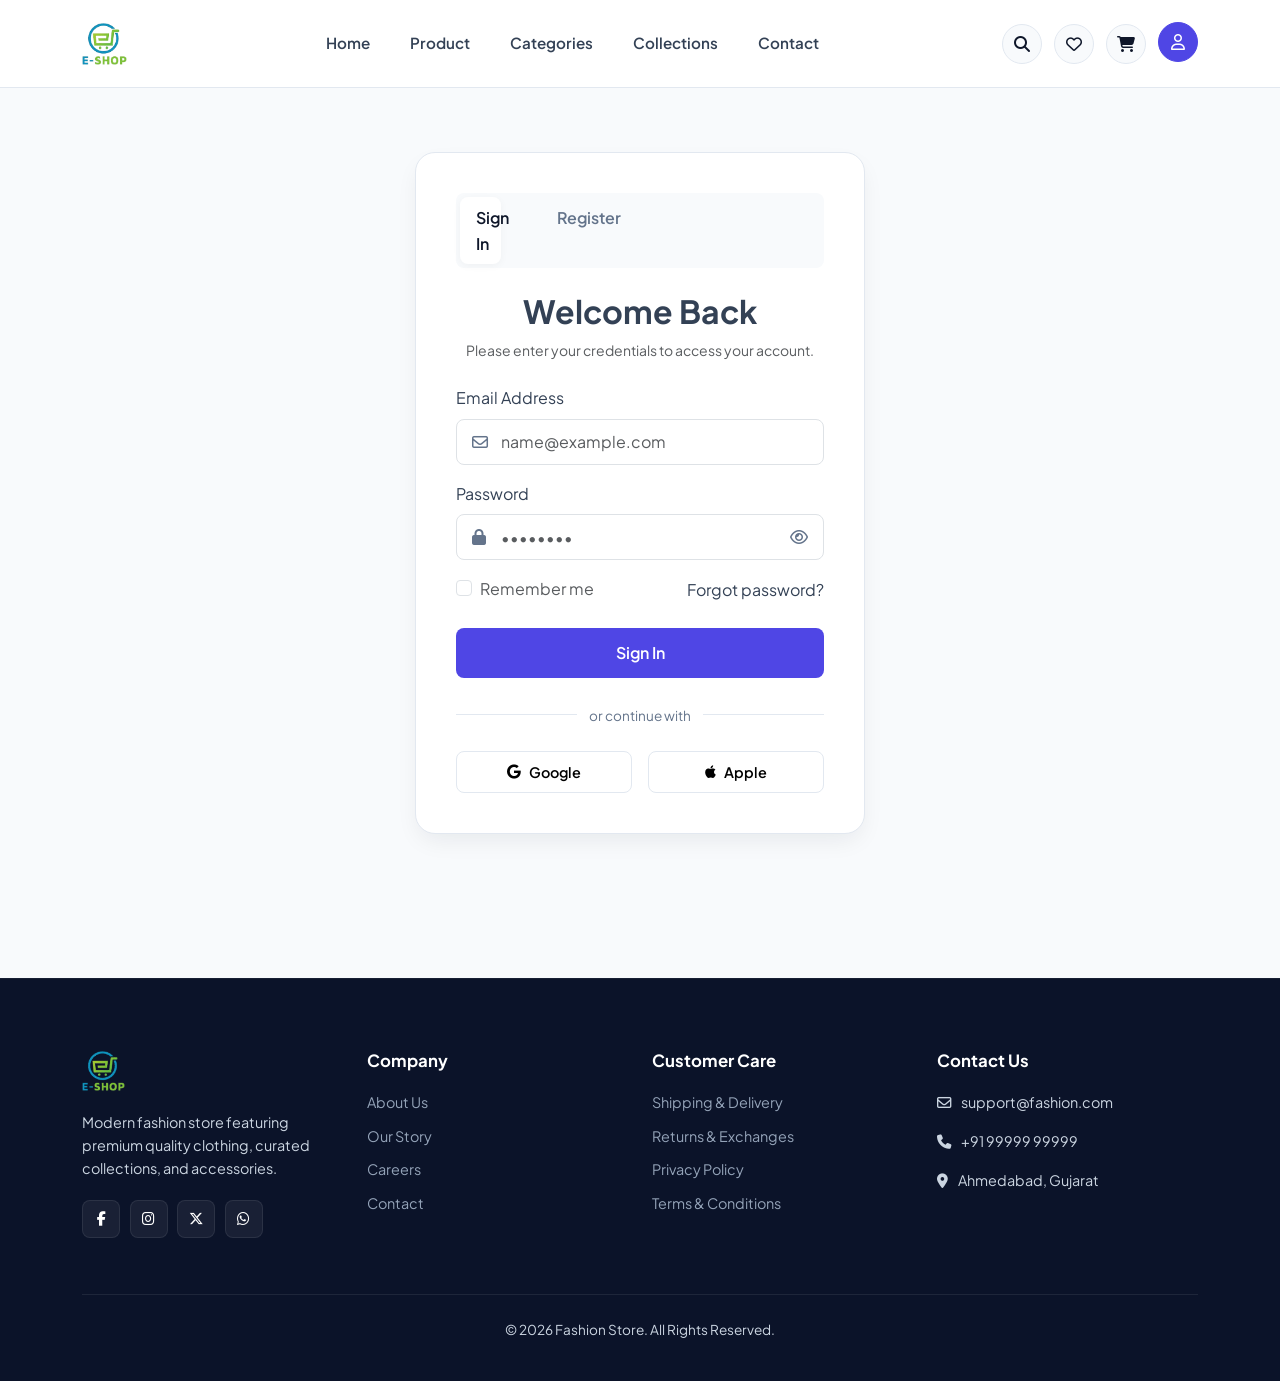
<file: login.html>
<!DOCTYPE html>
<html lang="en">

<head>
    <meta charset="UTF-8">
    <meta name="viewport" content="width=device-width, initial-scale=1.0">
    <title>Account - Fashion Store</title>

    <!-- Bootstrap CSS -->
    <link href="https://cdn.jsdelivr.net/npm/bootstrap@5.3.3/dist/css/bootstrap.min.css" rel="stylesheet">
    <!-- Font Awesome -->
    <link rel="stylesheet" href="https://cdnjs.cloudflare.com/ajax/libs/font-awesome/6.7.2/css/all.min.css">
    <!-- Unified App Stylesheet -->
    <link rel="stylesheet" href="./assets/css/style.css">
</head>

<body>

    <!-- ========================= HEADER ========================== -->
    <header class="header">
        <nav class="navbar navbar-expand-lg">
            <div class="container">
                <a class="navbar-brand logo" href="index.html">
                    <img src="./assets/image/logo.png" alt="Logo">
                </a>

                <button class="navbar-toggler border-0 shadow-none" type="button" data-bs-toggle="collapse" data-bs-target="#navbar">
                    <span class="navbar-toggler-icon"></span>
                </button>

                <div class="collapse navbar-collapse" id="navbar">
                    <ul class="navbar-nav mx-auto mb-2 mb-lg-0">
                        <li class="nav-item"><a class="nav-link" href="index.html">Home</a></li>
                        <li class="nav-item"><a class="nav-link" href="product.html">Product</a></li>
                        <li class="nav-item"><a class="nav-link" href="product.html?type=category">Categories</a></li>
                        <li class="nav-item"><a class="nav-link" href="product.html?type=collections">Collections</a></li>
                        <li class="nav-item"><a class="nav-link" href="#">Contact</a></li>
                    </ul>

                    <div class="header-icons">
                        <a href="#"><i class="fa-solid fa-magnifying-glass"></i></a>
                        <a href="#"><i class="fa-regular fa-heart"></i></a>
                        <a href="cart.html"><i class="fa-solid fa-cart-shopping"></i></a>
                        <a href="login.html" class="active"><i class="fa-regular fa-user"></i></a>
                    </div>
                </div>
            </div>
        </nav>
    </header>

    <!-- ========================= AUTH SECTION ========================== -->
    <section class="auth-section">
        <div class="container">
            <div class="auth-card">

                <ul class="nav nav-pills auth-tabs mb-4" id="authTab" role="tablist">
                    <li class="nav-item" role="presentation">
                        <button class="nav-link active" id="login-tab" data-bs-toggle="pill" data-bs-target="#login-pane" type="button" role="tab">Sign In</button>
                    </li>
                    <li class="nav-item" role="presentation">
                        <button class="nav-link" id="register-tab" data-bs-toggle="pill" data-bs-target="#register-pane" type="button" role="tab">Register</button>
                    </li>
                </ul>

                <div class="tab-content" id="authTabContent">

                    <!-- LOGIN TAB -->
                    <div class="tab-pane fade show active" id="login-pane" role="tabpanel">
                        <div class="text-center mb-4">
                            <h2 class="fw-bold">Welcome Back</h2>
                            <p class="text-muted small">Please enter your credentials to access your account.</p>
                        </div>

                        <form id="loginForm" onsubmit="event.preventDefault(); handleLogin();">
                            <div class="mb-3">
                                <label class="form-label" for="userEmail">Email Address</label>
                                <div class="input-wrapper">
                                    <i class="fa-regular fa-envelope input-icon"></i>
                                    <input type="email" class="form-control" id="userEmail" placeholder="name@example.com" required>
                                </div>
                            </div>

                            <div class="mb-3">
                                <label class="form-label" for="userPassword">Password</label>
                                <div class="input-wrapper">
                                    <i class="fa-solid fa-lock input-icon"></i>
                                    <input type="password" class="form-control" id="userPassword" placeholder="••••••••" required>
                                    <i class="fa-regular fa-eye toggle-password" onclick="togglePasswordVisibility('userPassword', this)"></i>
                                </div>
                            </div>

                            <div class="d-flex justify-content-between align-items-center mb-4 fs-6">
                                <div class="form-check">
                                    <input type="checkbox" class="form-check-input" id="rememberMe">
                                    <label class="form-check-label text-muted" for="rememberMe">Remember me</label>
                                </div>
                                <a href="#" class="text-accent text-decoration-none">Forgot password?</a>
                            </div>

                            <button type="submit" class="auth-btn">Sign In</button>
                        </form>

                        <div class="divider">
                            <span>or continue with</span>
                        </div>

                        <div class="social-login">
                            <button class="social-btn"><i class="fab fa-google"></i> Google</button>
                            <button class="social-btn"><i class="fab fa-apple"></i> Apple</button>
                        </div>
                    </div>

                    <!-- REGISTER TAB -->
                    <div class="tab-pane fade" id="register-pane" role="tabpanel">
                        <div class="text-center mb-4">
                            <h2 class="fw-bold">Create Account</h2>
                            <p class="text-muted small">Join us to unlock exclusive offers and tracking.</p>
                        </div>

                        <form id="registerForm" onsubmit="return handleRegidtration()">
                            <div class="mb-3">
                                <label class="form-label" for="name">Full Name</label>
                                <input type="text" class="form-control" id="name" placeholder="John Doe" required>
                                <span id="nameErr" class="text-danger small"></span>
                            </div>

                            <div class="mb-3">
                                <label class="form-label" for="email">Email Address</label>
                                <div class="input-wrapper">
                                    <i class="fa-regular fa-envelope input-icon"></i>
                                    <input type="email" class="form-control" id="email" placeholder="name@example.com" required>
                                    <span id="emailErr" class="text-danger small"></span>
                                </div>
                            </div>

                            <div class="mb-3">
                                <label class="form-label" for="password">Password</label>
                                <div class="input-wrapper">
                                    <i class="fa-solid fa-lock input-icon"></i>
                                    <input type="password" class="form-control" id="password" placeholder="Minimum 8 characters" required>
                                    <i class="fa-regular fa-eye toggle-password" onclick="togglePasswordVisibility('password', this)"></i>
                                    <span id="passErr" class="text-danger small"></span>
                                </div>
                            </div>

                            <div class="form-check mb-4">
                                <input type="checkbox" class="form-check-input" id="termsCheck" required>
                                <label class="form-check-label text-muted small" for="termsCheck">
                                    I agree to the Terms & Conditions and Privacy Policy.
                                </label>
                            </div>

                            <button type="submit" class="auth-btn">Create Account</button>
                        </form>
                    </div>

                </div>

            </div>
        </div>
    </section>

    <!-- ========================= FOOTER ========================== -->
    <footer>
        <div class="container">
            <div class="row gy-4">
                <div class="col-md-6 col-lg-3">
                    <div class="footer-box">
                        <img src="./assets/image/logo.png" alt="Logo" class="footer-logo">
                        <p>Modern fashion store featuring premium quality clothing, curated collections, and accessories.</p>
                        <div class="social-links">
                            <a href="#"><i class="fab fa-facebook-f"></i></a>
                            <a href="#"><i class="fab fa-instagram"></i></a>
                            <a href="#"><i class="fab fa-x-twitter"></i></a>
                            <a href="#"><i class="fab fa-whatsapp"></i></a>
                        </div>
                    </div>
                </div>

                <div class="col-md-6 col-lg-3">
                    <div class="footer-box">
                        <h4>Company</h4>
                        <ul>
                            <li><a href="#">About Us</a></li>
                            <li><a href="#">Our Story</a></li>
                            <li><a href="#">Careers</a></li>
                            <li><a href="#">Contact</a></li>
                        </ul>
                    </div>
                </div>

                <div class="col-md-6 col-lg-3">
                    <div class="footer-box">
                        <h4>Customer Care</h4>
                        <ul>
                            <li><a href="#">Shipping & Delivery</a></li>
                            <li><a href="#">Returns & Exchanges</a></li>
                            <li><a href="#">Privacy Policy</a></li>
                            <li><a href="#">Terms & Conditions</a></li>
                        </ul>
                    </div>
                </div>

                <div class="col-md-6 col-lg-3">
                    <div class="footer-box">
                        <h4>Contact Us</h4>
                        <p><i class="fa-regular fa-envelope me-2"></i> support@fashion.com</p>
                        <p><i class="fa-solid fa-phone me-2"></i> +91 99999 99999</p>
                        <p><i class="fa-solid fa-location-dot me-2"></i> Ahmedabad, Gujarat</p>
                    </div>
                </div>
            </div>

            <div class="footer-bottom">
                <p>© 2026 Fashion Store. All Rights Reserved.</p>
            </div>
        </div>
    </footer>

    <!-- Scripts -->
    <script src="https://cdn.jsdelivr.net/npm/bootstrap@5.3.3/dist/js/bootstrap.bundle.min.js"></script>
    <script>
        function togglePasswordVisibility(fieldId, icon) {
            const input = document.getElementById(fieldId);
            if (input.type === 'password') {
                input.type = 'text';
                icon.classList.replace('fa-eye', 'fa-eye-slash');
            } else {
                input.type = 'password';
                icon.classList.replace('fa-eye-slash', 'fa-eye');
            }
        }
    </script>
    <script src="assets/js/user.js"></script>
</body>

</html>
</file>
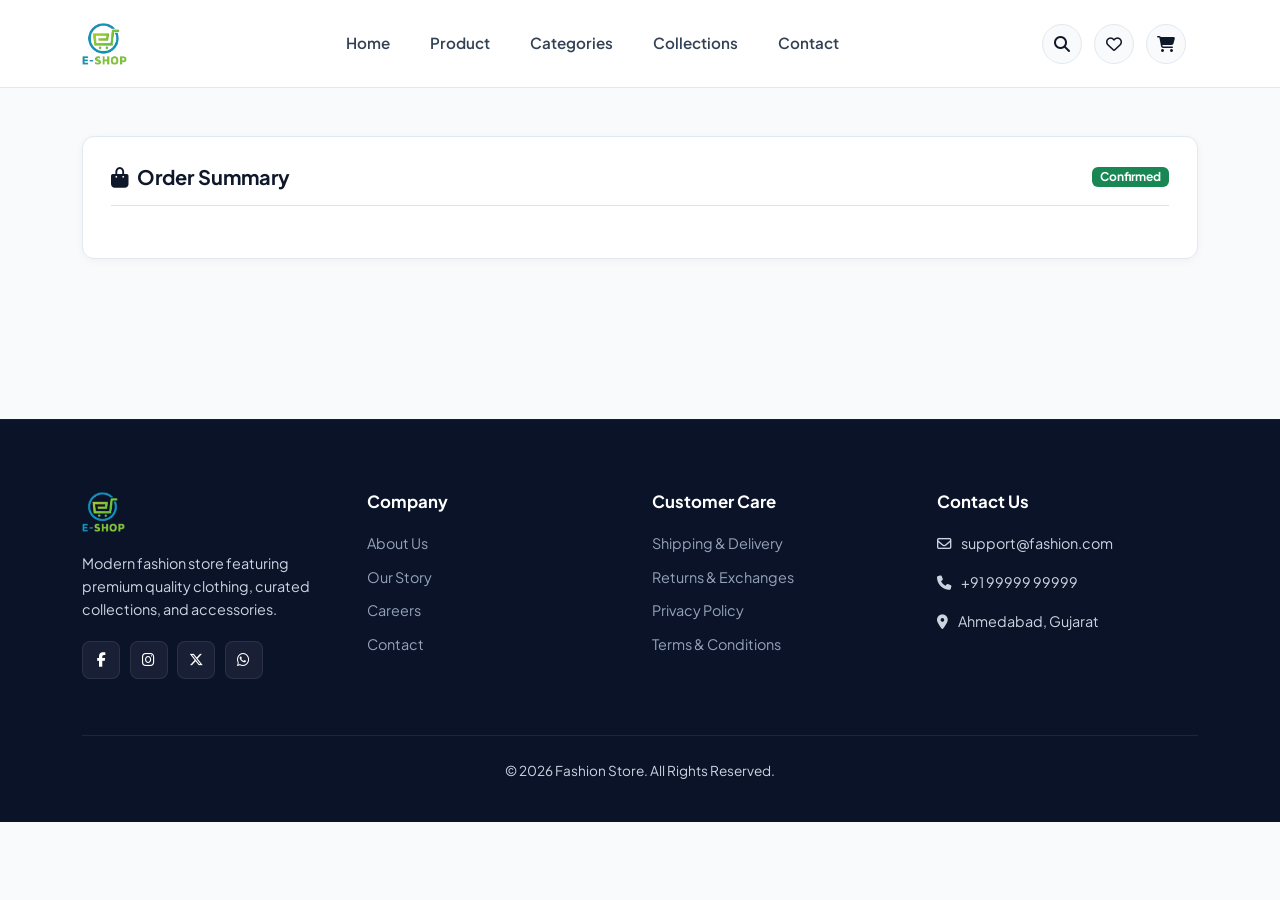
<file: orders.html>
<!DOCTYPE html>
<html lang="en">

<head>
    <meta charset="UTF-8">
    <meta name="viewport" content="width=device-width, initial-scale=1.0">
    <title>Order Summary - Fashion Store</title>

    <!-- Bootstrap CSS -->
    <link href="https://cdn.jsdelivr.net/npm/bootstrap@5.3.3/dist/css/bootstrap.min.css" rel="stylesheet">
    <!-- Font Awesome -->
    <link rel="stylesheet" href="https://cdnjs.cloudflare.com/ajax/libs/font-awesome/6.7.2/css/all.min.css">
    <!-- Unified App Stylesheet -->
    <link rel="stylesheet" href="./assets/css/style.css">
</head>

<body>

    <!-- ========================= HEADER ========================== -->
    <header class="header">
        <nav class="navbar navbar-expand-lg">
            <div class="container">
                <a class="navbar-brand logo" href="index.html">
                    <img src="./assets/image/logo.png" alt="Logo">
                </a>

                <button class="navbar-toggler border-0 shadow-none" type="button" data-bs-toggle="collapse" data-bs-target="#navbar">
                    <span class="navbar-toggler-icon"></span>
                </button>

                <div class="collapse navbar-collapse" id="navbar">
                    <ul class="navbar-nav mx-auto mb-2 mb-lg-0">
                        <li class="nav-item"><a class="nav-link" href="index.html">Home</a></li>
                        <li class="nav-item"><a class="nav-link" href="product.html">Product</a></li>
                        <li class="nav-item"><a class="nav-link" href="product.html">Categories</a></li>
                        <li class="nav-item"><a class="nav-link" href="product.html">Collections</a></li>
                        <li class="nav-item"><a class="nav-link" href="#">Contact</a></li>
                    </ul>

                    <div class="header-icons">
                        <a href="#"><i class="fa-solid fa-magnifying-glass"></i></a>
                        <a href="#"><i class="fa-regular fa-heart"></i></a>
                        <a href="cart.html"><i class="fa-solid fa-cart-shopping"></i></a>
                        <div id="auth" class="d-inline-flex align-items-center"></div>
                    </div>
                </div>
            </div>
        </nav>
    </header>

    <!-- ========================= ORDER SUMMARY SECTION ========================== -->
    <section class="order-section py-5">
        <div class="container">
            <div class="checkout-box">
                <div class="d-flex justify-content-between align-items-center border-bottom pb-3 mb-4">
                    <h3 class="box-title mb-0"><i class="fa-solid fa-bag-shopping text-accent me-2"></i>Order Summary</h3>
                    <span class="badge bg-success">Confirmed</span>
                </div>
                <!-- Dynamic Items Loaded via order.js -->
                <div id="disp"></div>
            </div>
        </div>
    </section>

    <!-- ========================= FOOTER ========================== -->
    <footer>
        <div class="container">
            <div class="row gy-4">
                <div class="col-md-6 col-lg-3">
                    <div class="footer-box">
                        <img src="./assets/image/logo.png" alt="Logo" class="footer-logo">
                        <p>Modern fashion store featuring premium quality clothing, curated collections, and accessories.</p>
                        <div class="social-links">
                            <a href="#"><i class="fab fa-facebook-f"></i></a>
                            <a href="#"><i class="fab fa-instagram"></i></a>
                            <a href="#"><i class="fab fa-x-twitter"></i></a>
                            <a href="#"><i class="fab fa-whatsapp"></i></a>
                        </div>
                    </div>
                </div>

                <div class="col-md-6 col-lg-3">
                    <div class="footer-box">
                        <h4>Company</h4>
                        <ul>
                            <li><a href="#">About Us</a></li>
                            <li><a href="#">Our Story</a></li>
                            <li><a href="#">Careers</a></li>
                            <li><a href="#">Contact</a></li>
                        </ul>
                    </div>
                </div>

                <div class="col-md-6 col-lg-3">
                    <div class="footer-box">
                        <h4>Customer Care</h4>
                        <ul>
                            <li><a href="#">Shipping & Delivery</a></li>
                            <li><a href="#">Returns & Exchanges</a></li>
                            <li><a href="#">Privacy Policy</a></li>
                            <li><a href="#">Terms & Conditions</a></li>
                        </ul>
                    </div>
                </div>

                <div class="col-md-6 col-lg-3">
                    <div class="footer-box">
                        <h4>Contact Us</h4>
                        <p><i class="fa-regular fa-envelope me-2"></i> support@fashion.com</p>
                        <p><i class="fa-solid fa-phone me-2"></i> +91 99999 99999</p>
                        <p><i class="fa-solid fa-location-dot me-2"></i> Ahmedabad, Gujarat</p>
                    </div>
                </div>
            </div>

            <div class="footer-bottom">
                <p>© 2026 Fashion Store. All Rights Reserved.</p>
            </div>
        </div>
    </footer>

    <!-- Scripts -->
    <script src="https://cdn.jsdelivr.net/npm/bootstrap@5.3.3/dist/js/bootstrap.bundle.min.js"></script>
    <script src="./assets/js/order.js"></script>
</body>

</html>
</file>
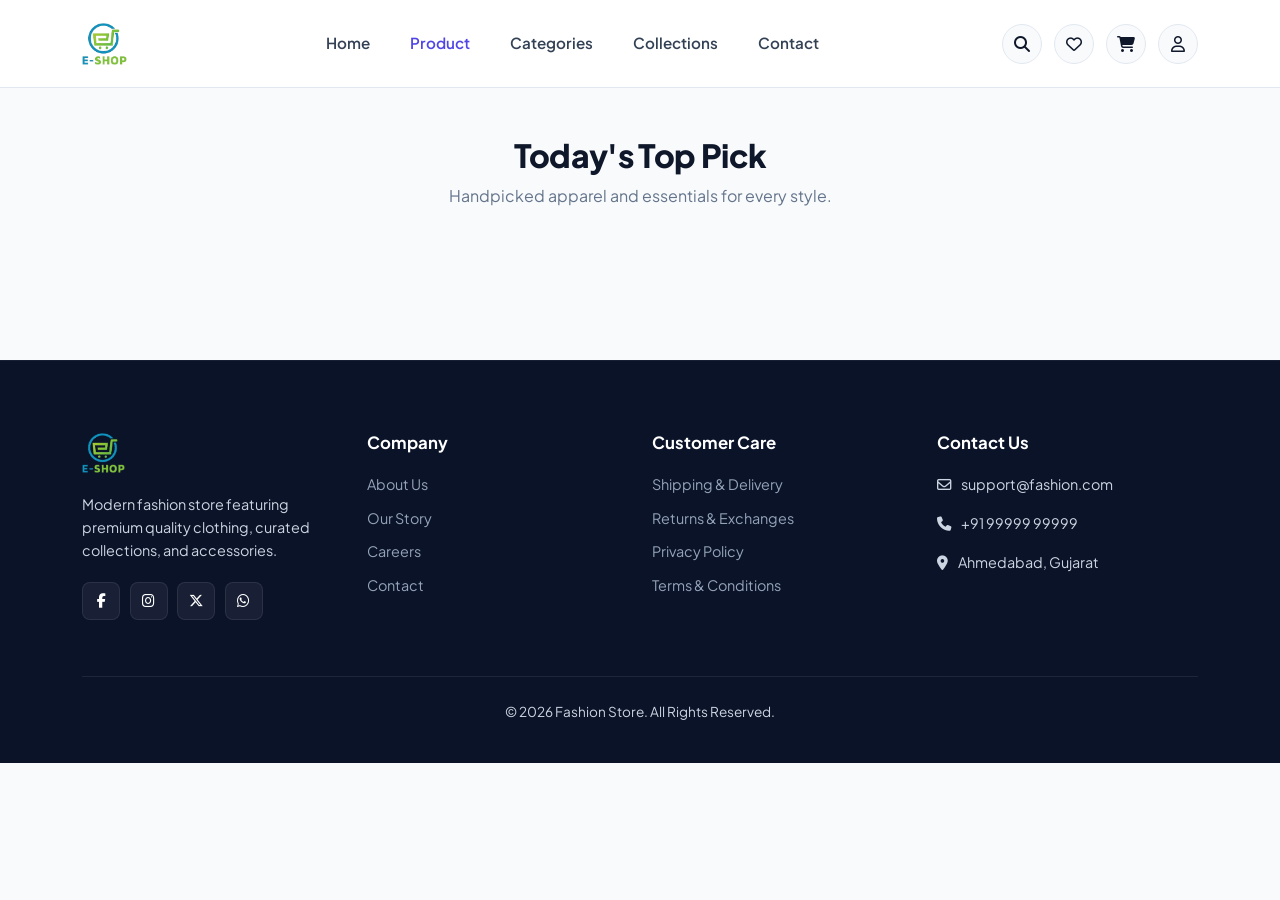
<file: product.html>
<!DOCTYPE html>
<html lang="en">

<head>
    <meta charset="UTF-8">
    <meta name="viewport" content="width=device-width, initial-scale=1.0">
    <title>Products | Fashion Store</title>

    <!-- Bootstrap CSS -->
    <link href="https://cdn.jsdelivr.net/npm/bootstrap@5.3.3/dist/css/bootstrap.min.css" rel="stylesheet">
    <!-- Font Awesome -->
    <link rel="stylesheet" href="https://cdnjs.cloudflare.com/ajax/libs/font-awesome/6.7.2/css/all.min.css">
    <!-- Unified App Stylesheet -->
    <link rel="stylesheet" href="./assets/css/style.css">
</head>

<body>

    <!-- ========================= HEADER ========================== -->
    <header class="header">
        <nav class="navbar navbar-expand-lg">
            <div class="container">
                <a class="navbar-brand logo" href="index.html">
                    <img src="./assets/image/logo.png" alt="Logo">
                </a>

                <button class="navbar-toggler border-0 shadow-none" type="button" data-bs-toggle="collapse" data-bs-target="#navbar">
                    <span class="navbar-toggler-icon"></span>
                </button>

                <div class="collapse navbar-collapse" id="navbar">
                    <ul class="navbar-nav mx-auto mb-2 mb-lg-0">
                        <li class="nav-item"><a class="nav-link" href="index.html">Home</a></li>
                        <li class="nav-item"><a class="nav-link active" href="product.html">Product</a></li>
                        <li class="nav-item"><a class="nav-link" href="product.html">Categories</a></li>
                        <li class="nav-item"><a class="nav-link" href="product.html">Collections</a></li>
                        <li class="nav-item"><a class="nav-link" href="#">Contact</a></li>
                    </ul>

                    <div class="header-icons">
                        <a href="#"><i class="fa-solid fa-magnifying-glass"></i></a>
                        <a href="#"><i class="fa-regular fa-heart"></i></a>
                        <a href="cart.html"><i class="fa-solid fa-cart-shopping"></i></a>
                                                <div id="auth" class="d-inline-flex align-items-center"></div>

                    </div>
                </div>
            </div>
        </nav>
    </header>

    <!-- ========================= PRODUCTS SECTION ========================== -->
    <section id="today" class="py-5">
        <div class="container">
            <div class="section-title">
                <h2>Today's Top Pick</h2>
                <p>Handpicked apparel and essentials for every style.</p>
            </div>

            <div class="tdproduct">
                <div class="row g-4" id="todatTop">
                    <!-- Dynamic product card elements injected by product.js -->
                </div>
            </div>
        </div>
    </section>

    <!-- ========================= FOOTER ========================== -->
    <footer>
        <div class="container">
            <div class="row gy-4">
                <div class="col-md-6 col-lg-3">
                    <div class="footer-box">
                        <img src="./assets/image/logo.png" alt="Logo" class="footer-logo">
                        <p>Modern fashion store featuring premium quality clothing, curated collections, and accessories.</p>
                        <div class="social-links">
                            <a href="#"><i class="fab fa-facebook-f"></i></a>
                            <a href="#"><i class="fab fa-instagram"></i></a>
                            <a href="#"><i class="fab fa-x-twitter"></i></a>
                            <a href="#"><i class="fab fa-whatsapp"></i></a>
                        </div>
                    </div>
                </div>

                <div class="col-md-6 col-lg-3">
                    <div class="footer-box">
                        <h4>Company</h4>
                        <ul>
                            <li><a href="#">About Us</a></li>
                            <li><a href="#">Our Story</a></li>
                            <li><a href="#">Careers</a></li>
                            <li><a href="#">Contact</a></li>
                        </ul>
                    </div>
                </div>

                <div class="col-md-6 col-lg-3">
                    <div class="footer-box">
                        <h4>Customer Care</h4>
                        <ul>
                            <li><a href="#">Shipping & Delivery</a></li>
                            <li><a href="#">Returns & Exchanges</a></li>
                            <li><a href="#">Privacy Policy</a></li>
                            <li><a href="#">Terms & Conditions</a></li>
                        </ul>
                    </div>
                </div>

                <div class="col-md-6 col-lg-3">
                    <div class="footer-box">
                        <h4>Contact Us</h4>
                        <p><i class="fa-regular fa-envelope me-2"></i> support@fashion.com</p>
                        <p><i class="fa-solid fa-phone me-2"></i> +91 99999 99999</p>
                        <p><i class="fa-solid fa-location-dot me-2"></i> Ahmedabad, Gujarat</p>
                    </div>
                </div>
            </div>

            <div class="footer-bottom">
                <p>© 2026 Fashion Store. All Rights Reserved.</p>
            </div>
        </div>
    </footer>

    <!-- Scripts -->
    <script src="https://cdn.jsdelivr.net/npm/bootstrap@5.3.3/dist/js/bootstrap.bundle.min.js"></script>
    <script src="./assets/js/product.js"></script>
</body>

</html>
</file>
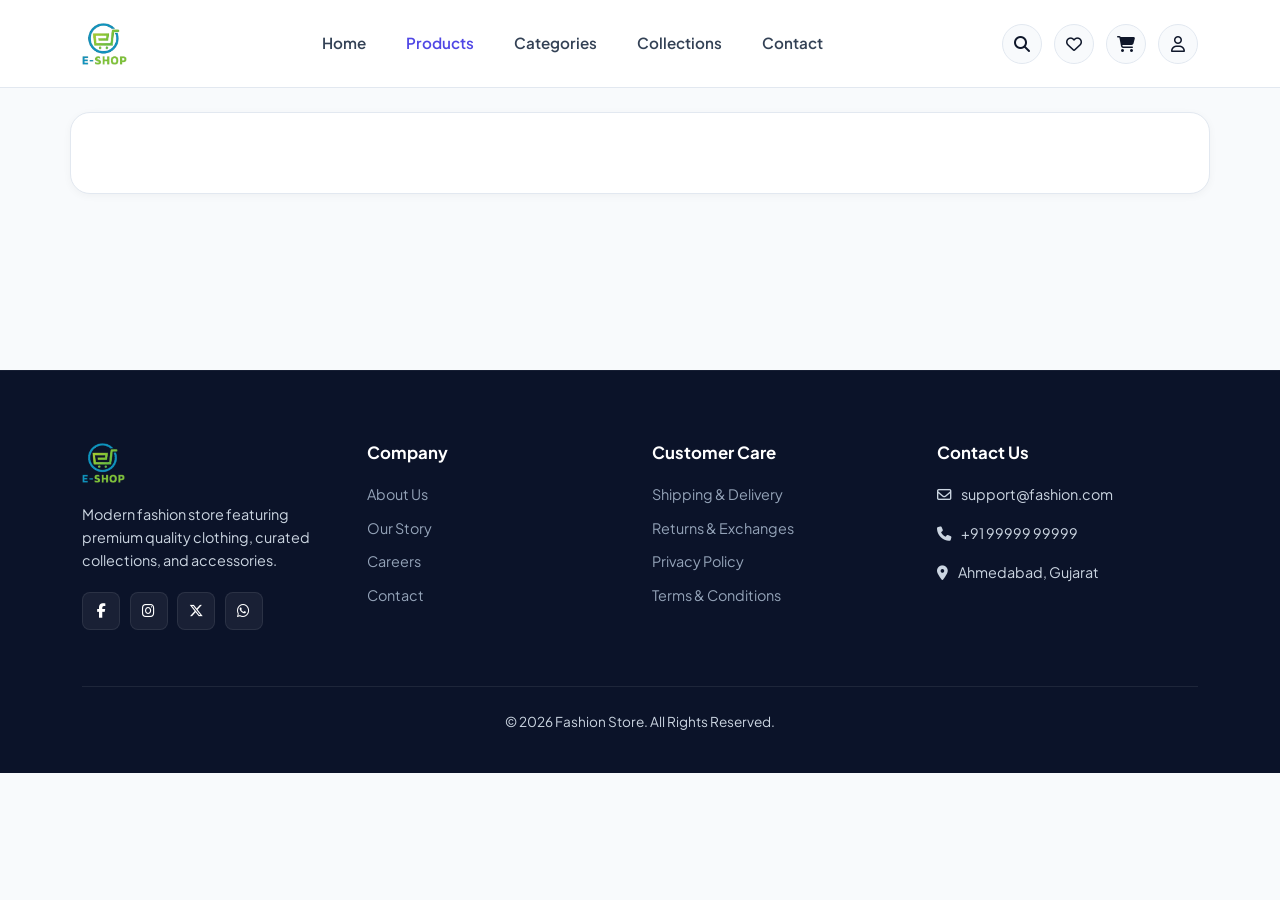
<file: product_detail.html>
<!DOCTYPE html>
<html lang="en">

    <head>
        <meta charset="UTF-8">
        <meta name="viewport" content="width=device-width, initial-scale=1.0">
        <title>Product Details - Fashion Store</title>

        <!-- Bootstrap CSS -->
        <link
            href="https://cdn.jsdelivr.net/npm/bootstrap@5.3.3/dist/css/bootstrap.min.css"
            rel="stylesheet">
        <!-- Font Awesome -->
        <link rel="stylesheet"
            href="https://cdnjs.cloudflare.com/ajax/libs/font-awesome/6.7.2/css/all.min.css">
        <!-- Swiper CSS (Slider) -->
        <link rel="stylesheet"
            href="https://cdn.jsdelivr.net/npm/swiper@11/swiper-bundle.min.css" />
        <!-- Unified App Stylesheet -->
        <link rel="stylesheet" href="./assets/css/style.css">
    </head>

    <body>

        <!-- ========================= HEADER ========================== -->
        <header class="header">
            <nav class="navbar navbar-expand-lg">
                <div class="container">
                    <a class="navbar-brand logo" href="index.html">
                        <img src="./assets/image/logo.png" alt="Logo">
                    </a>

                    <button class="navbar-toggler border-0 shadow-none"
                        type="button" data-bs-toggle="collapse"
                        data-bs-target="#navbar">
                        <span class="navbar-toggler-icon"></span>
                    </button>

                    <div class="collapse navbar-collapse" id="navbar">
                        <ul class="navbar-nav mx-auto mb-2 mb-lg-0">
                            <li class="nav-item"><a class="nav-link"
                                    href="index.html">Home</a></li>
                            <li class="nav-item"><a class="nav-link active"
                                    href="product.html">Products</a></li>
                            <li class="nav-item"><a class="nav-link"
                                    href="product.html">Categories</a></li>
                            <li class="nav-item"><a class="nav-link"
                                    href="product.html">Collections</a></li>
                            <li class="nav-item"><a class="nav-link"
                                    href="#">Contact</a></li>
                        </ul>

                        <div class="header-icons">
                            <a href="#"><i
                                    class="fa-solid fa-magnifying-glass"></i></a>
                            <a href="#"><i class="fa-regular fa-heart"></i></a>
                            <a href="cart.html" aria-label="Shopping Cart"
                                class="position-relative">
                                <i class="fa-solid fa-cart-shopping"></i>
                                <span
                                    class="position-absolute top-0 start-100 translate-middle badge rounded-pill bg-danger"
                                    id="cartCount"></span>
                            </a>
                            <div id="auth"
                                class="d-inline-flex align-items-center"></div>

                        </div>
                    </div>
                </div>
            </nav>
        </header>

        <!-- ========================= PRODUCT DETAILS ========================== -->
        <main class="product-details-section py-5">
            <div class="container">
                <!-- Dynamic Injection target for product_dtail.js -->
                <div class="row g-4 mb-5" id="productDetails"></div>
            </div>
        </main>

        <!-- ========================= FOOTER ========================== -->
        <footer>
            <div class="container">
                <div class="row gy-4">
                    <div class="col-md-6 col-lg-3">
                        <div class="footer-box">
                            <img src="./assets/image/logo.png" alt="Logo"
                                class="footer-logo">
                            <p>Modern fashion store featuring premium quality
                                clothing, curated collections, and
                                accessories.</p>
                            <div class="social-links">
                                <a href="#"><i
                                        class="fab fa-facebook-f"></i></a>
                                <a href="#"><i class="fab fa-instagram"></i></a>
                                <a href="#"><i class="fab fa-x-twitter"></i></a>
                                <a href="#"><i class="fab fa-whatsapp"></i></a>
                            </div>
                        </div>
                    </div>

                    <div class="col-md-6 col-lg-3">
                        <div class="footer-box">
                            <h4>Company</h4>
                            <ul>
                                <li><a href="#">About Us</a></li>
                                <li><a href="#">Our Story</a></li>
                                <li><a href="#">Careers</a></li>
                                <li><a href="#">Contact</a></li>
                            </ul>
                        </div>
                    </div>

                    <div class="col-md-6 col-lg-3">
                        <div class="footer-box">
                            <h4>Customer Care</h4>
                            <ul>
                                <li><a href="#">Shipping & Delivery</a></li>
                                <li><a href="#">Returns & Exchanges</a></li>
                                <li><a href="#">Privacy Policy</a></li>
                                <li><a href="#">Terms & Conditions</a></li>
                            </ul>
                        </div>
                    </div>

                    <div class="col-md-6 col-lg-3">
                        <div class="footer-box">
                            <h4>Contact Us</h4>
                            <p><i class="fa-regular fa-envelope me-2"></i>
                                support@fashion.com</p>
                            <p><i class="fa-solid fa-phone me-2"></i> +91 99999
                                99999</p>
                            <p><i class="fa-solid fa-location-dot me-2"></i>
                                Ahmedabad, Gujarat</p>
                        </div>
                    </div>
                </div>

                <div class="footer-bottom">
                    <p>© 2026 Fashion Store. All Rights Reserved.</p>
                </div>
            </div>
        </footer>

        <!-- Scripts -->
        <script
            src="https://cdn.jsdelivr.net/npm/bootstrap@5.3.3/dist/js/bootstrap.bundle.min.js"></script>
        <!-- Swiper JS (Slider) -->
        <script
            src="https://cdn.jsdelivr.net/npm/swiper@11/swiper-bundle.min.js"></script>
        <script src="./assets/js/product_dtail.js"></script>
    </body>

</html>
</file>
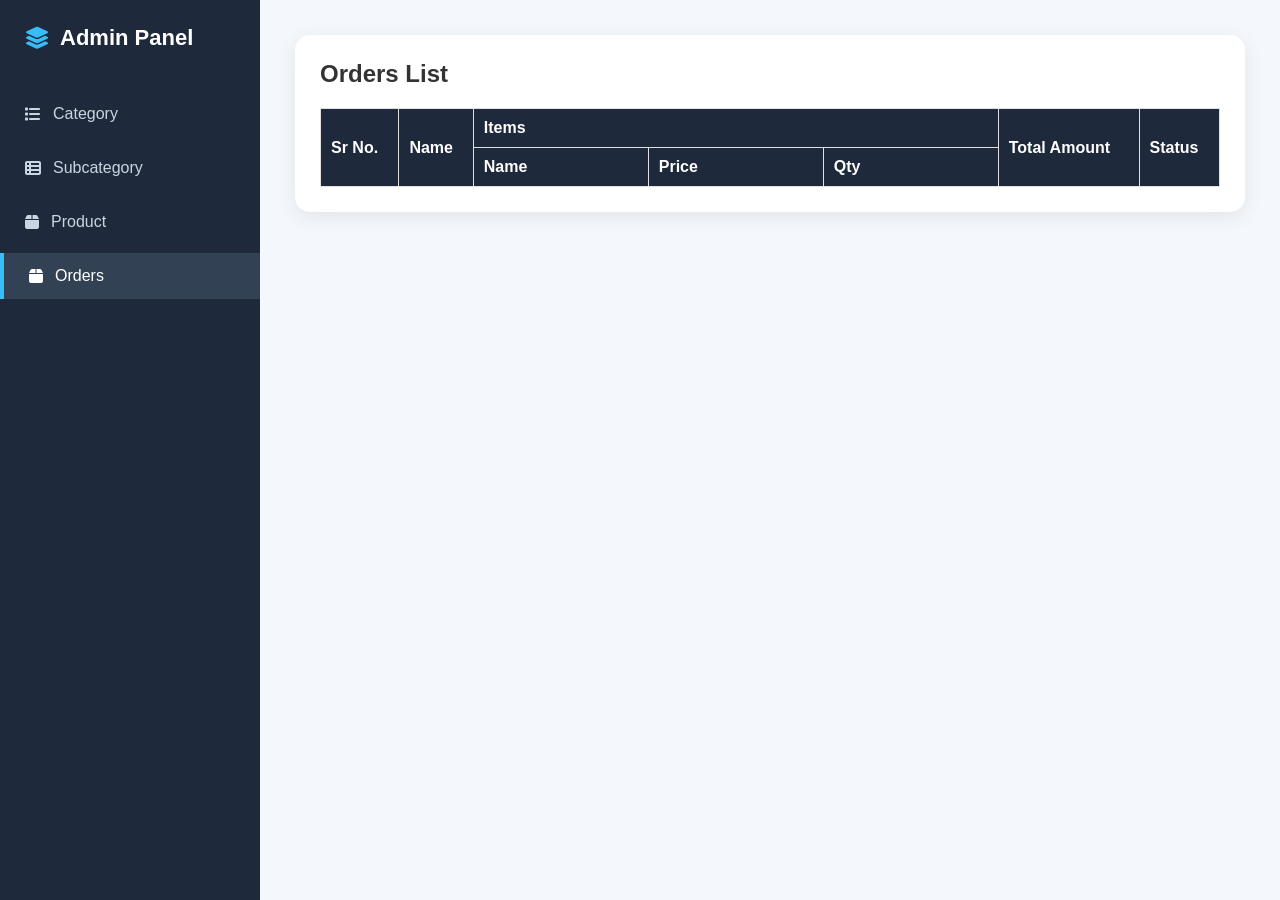
<file: admin/orders.html>
<!DOCTYPE html>
<html lang="en">

<head>
    <meta charset="UTF-8">
    <meta name="viewport" content="width=device-width, initial-scale=1.0">
    <title>Orders | Admin Panel</title>

    <link rel="stylesheet" href="https://cdnjs.cloudflare.com/ajax/libs/font-awesome/6.4.0/css/all.min.css">
    <link rel="stylesheet" href="css/style.css">
    <style>
        /* Main Table Styles */
table {
    width: 100%;
    border-collapse: collapse;
}

table th, 
table td {
    padding: 10px;
    border: 1px solid #e0e0e0;

}

/* Hide duplicate headers rendered inside inner tables by JS */
.inner-table thead {
    display: none;
}

.inner-table {
    width: 100%;
    border-collapse: collapse;
}

.inner-table td {
    border: none;
    padding: 4px 8px;
}
    </style>
</head>

<body>

    <div class="admin-container">

        <!-- Sidebar -->
        <aside class="sidebar">

            <div class="logo">
                <i class="fa-solid fa-layer-group"></i>
                <span>Admin Panel</span>
            </div>

            <ul class="menu">
                <li>
                    <a href="category.html">
                        <i class="fa-solid fa-list"></i>
                        Category
                    </a>
                </li>

                <li>
                    <a href="subCategory.html">
                        <i class="fa-solid fa-table-list"></i>
                        Subcategory
                    </a>
                </li>

                <li>
                    <a href="./product.html">
                        <i class="fa-solid fa-box"></i>
                        Product
                    </a>
                </li>
                <li class="active">
                    <a href="./orders.html">
                        <i class="fa-solid fa-box"></i>
                        Orders
                    </a>
                </li>
            </ul>

        </aside>

        <!-- Main Content -->
        <main class="main-content">

            <!-- Table Card -->
            <div class="card">

                <h2>Orders List</h2>

                <table>
                    <thead>
                        <tr>
                            <th rowspan="2">Sr No.</th>
                            <th rowspan="2">Name</th>
                            <th colspan="3">Items</th>
                            <th rowspan="2">Total Amount</th>
                            <th rowspan="2">Status</th>
                        </tr>
                        <tr>
                            <th width="175px">Name</th>
                            <th width="175px">Price</th>
                            <th width="175px">Qty</th>
                        </tr>
                    </thead>

                    <tbody id="tableContent">

                    </tbody> 
                </table>

            </div>

        </main>

    </div>

    <script src="js/orders.js"></script>

</body>

</html>
</file>
<file: assets/css/style.css>
/* ==========================================================================
   1. CORE DESIGN SYSTEM & VARIABLES
   ========================================================================== */
@import url('https://fonts.googleapis.com/css2?family=Plus+Jakarta+Sans:wght@400;500;600;700;800&display=swap');

:root {
    --primary: #0f172a;
    --primary-hover: #1e293b;
    --accent: #4f46e5;
    --accent-hover: #4338ca;
    --accent-light: #eef2ff;
    --text-main: #334155;
    --text-muted: #64748b;
    --bg-light: #f8fafc;
    --card-bg: #ffffff;
    --border-color: #e2e8f0;
    --star-color: #fbbf24;
    --radius-sm: 8px;
    --radius-md: 12px;
    --radius-lg: 20px;
    --font-family: 'Plus Jakarta Sans', sans-serif;
    --transition: all 0.25s cubic-bezier(0.16, 1, 0.3, 1);
    --shadow-sm: 0 2px 8px rgba(0, 0, 0, 0.04);
    --shadow-md: 0 10px 25px -5px rgba(15, 23, 42, 0.08);
    --shadow-lg: 0 20px 32px -8px rgba(15, 23, 42, 0.12);
}

body {
    font-family: var(--font-family);
    color: var(--text-main);
    background-color: var(--bg-light);
    line-height: 1.6;
    overflow-x: hidden;
    -webkit-font-smoothing: antialiased;
}

a {
    text-decoration: none;
    color: inherit;
    transition: var(--transition);
}

ul {
    list-style: none;
    padding: 0;
    margin: 0;
}

/* Section Titles */
.section-title {
    text-align: center;
    margin-bottom: 3rem;
}
.section-title h2 {
    font-size: 2rem;
    font-weight: 800;
    color: var(--primary);
    margin-bottom: 0.5rem;
    letter-spacing: -0.02em;
}
.section-title p {
    color: var(--text-muted);
    font-size: 1rem;
}

/* ==========================================================================
   2. HEADER & NAVIGATION
   ========================================================================== */
.header {
    background: rgba(255, 255, 255, 0.9);
    backdrop-filter: blur(12px);
    -webkit-backdrop-filter: blur(12px);
    border-bottom: 1px solid var(--border-color);
    position: sticky;
    top: 0;
    z-index: 1000;
    padding: 0.6rem 0;
}

.navbar-brand.logo img {
    max-height: 42px;
    width: auto;
    object-fit: contain;
}

.navbar-nav .nav-link {
    font-weight: 600;
    color: var(--text-main);
    padding: 0.5rem 1.25rem !important;
    font-size: 0.95rem;
}

.navbar-nav .nav-link:hover,
.navbar-nav .nav-link.active {
    color: var(--accent);
}

.header-icons {
    display: flex;
    align-items: center;
    gap: 0.75rem;
}

.header-icons a {
    width: 40px;
    height: 40px;
    border-radius: 50%;
    background: var(--bg-light);
    display: inline-flex;
    align-items: center;
    justify-content: center;
    color: var(--primary);
    font-size: 1rem;
    border: 1px solid var(--border-color);
    transition: var(--transition);
}

.header-icons a:hover,
.header-icons a.active {
    background: var(--accent);
    color: #ffffff;
    border-color: var(--accent);
    transform: translateY(-2px);
}

/* ==========================================================================
   3. HERO SLIDER & BANNERS
   ========================================================================== */
#hero {
    position: relative;
    margin-bottom: 3rem;
}

.heroSwiper {
    width: 100%;
    height: 100%;
    border-radius: var(--radius-lg);
    overflow: hidden;
}

.heroSwiper .swiper-slide {
    position: relative;
    overflow: hidden;
}

.heroSwiper img {
    width: 100%;
    height: 100%;
    object-fit: cover;
}

.hero-overlay {
    position: absolute;
    inset: 0;
    background: linear-gradient(180deg, rgba(15, 23, 42, 0.2) 0%, rgba(15, 23, 42, 0.75) 100%);
}

.hero-content {
    position: absolute;
    bottom: 3.5rem;
    left: 3.5rem;
    max-width: 550px;
    color: #ffffff;
    z-index: 2;
}

.hero-tag {
    display: inline-block;
    background: var(--accent);
    color: #ffffff;
    font-size: 0.8rem;
    font-weight: 700;
    text-transform: uppercase;
    padding: 0.35rem 0.8rem;
    border-radius: var(--radius-sm);
    margin-bottom: 1rem;
}

.hero-content h1 {
    font-size: 2.75rem;
    font-weight: 800;
    line-height: 1.2;
    margin-bottom: 1rem;
}

.theme-btn {
    display: inline-flex;
    align-items: center;
    background-color: var(--accent);
    color: #ffffff !important;
    padding: 0.75rem 1.75rem;
    border-radius: 50px;
    font-weight: 700;
    font-size: 0.95rem;
    border: none;
    transition: var(--transition);
    box-shadow: 0 4px 14px rgba(79, 70, 229, 0.35);
}

.theme-btn:hover {
    background-color: var(--accent-hover);
    transform: translateY(-2px);
}

/* Collections Banners */
.banner-large, .banner-small {
    position: relative;
    border-radius: var(--radius-md);
    overflow: hidden;
    background: var(--primary);
    box-shadow: var(--shadow-sm);
}

.banner-large { height: 420px; }
.banner-small { height: 198px; }

.banner-large img, .banner-small img {
    width: 100%;
    height: 100%;
    object-fit: cover;
    opacity: 0.85;
    transition: transform 0.5s ease;
}

.banner-large:hover img, .banner-small:hover img {
    transform: scale(1.05);
}

.banner-content {
    position: absolute;
    bottom: 1.5rem;
    left: 1.5rem;
    right: 1.5rem;
    color: #ffffff;
    z-index: 2;
}

.badge-season {
    background: var(--accent);
    color: #ffffff;
    font-size: 0.75rem;
    font-weight: 700;
    padding: 0.25rem 0.6rem;
    border-radius: 4px;
    display: inline-block;
    margin-bottom: 0.5rem;
}

/* ==========================================================================
   4. PRODUCT CARDS & GRID
   ========================================================================== */
.product-card {
    background: #ffffff;
    border-radius: var(--radius-md);
    border: 1px solid var(--border-color);
    overflow: hidden;
    transition: var(--transition);
    height: 100%;
    display: flex;
    flex-direction: column;
    box-shadow: var(--shadow-sm);
}

.product-card:hover {
    transform: translateY(-6px);
    box-shadow: var(--shadow-md);
}

.product-card .tddata {
    position: relative;
    width: 100%;
    padding-top: 100%;
    overflow: hidden;
    background-color: #f1f5f9;
}

.product-card .tddata img {
    position: absolute;
    top: 0;
    left: 0;
    width: 100%;
    height: 100%;
    object-fit: cover;
    transition: transform 0.5s ease;
}

.product-card:hover .tddata img {
    transform: scale(1.06);
}

.product-card .disc {
    position: absolute;
    top: 12px;
    left: 12px;
    background-color: #e63946;
    color: #ffffff;
    font-size: 0.75rem;
    font-weight: 700;
    padding: 0.25rem 0.6rem;
    border-radius: 6px;
    z-index: 2;
}

.product-card .dataset {
    padding: 1.25rem;
    display: flex;
    flex-direction: column;
    flex-grow: 1;
}

.product-card .dataset h2.data {
    font-size: 1.05rem;
    font-weight: 700;
    color: var(--primary);
    margin-bottom: 0.75rem;
    line-height: 1.35;
}

.product-card .dataset-prices {
    display: flex;
    align-items: center;
    gap: 0.6rem;
    margin-top: auto;
    margin-bottom: 1rem;
}

.product-card .dataset-prices .dis {
    font-size: 0.88rem;
    color: var(--text-muted);
    text-decoration: line-through;
}

.product-card .dataset-prices .disprice {
    font-weight: 800;
    color: var(--primary);
    font-size: 1.2rem;
}

.product-card .dataset button.buy {
    width: 100%;
    background: var(--primary);
    color: #ffffff;
    border: 2px solid var(--primary);
    padding: 0.65rem 1rem;
    border-radius: 50px;
    font-weight: 700;
    font-size: 0.85rem;
    text-align: center;
    cursor: pointer;
    transition: var(--transition);
}

.product-card .dataset button.buy:hover {
    background: transparent;
    color: var(--primary);
}

/* ==========================================================================
   5. PRODUCT DETAIL PAGE (#productDetails)
   ========================================================================== */
#productDetails {
    background: #ffffff;
    padding: 2.5rem;
    border-radius: var(--radius-lg);
    border: 1px solid var(--border-color);
    box-shadow: var(--shadow-sm);
}

.productImg {
    width: 100%;
    aspect-ratio: 1 / 1;
    background-color: #f8fafc;
    border-radius: var(--radius-md);
    overflow: hidden;
    display: flex;
    align-items: center;
    justify-content: center;
    border: 1px solid #f1f5f9;
}

.productImg img {
    width: 100%;
    height: 100%;
    object-fit: cover;
    transition: transform 0.5s ease;
}

.productImg:hover img {
    transform: scale(1.04);
}

.productInfo {
    display: flex;
    flex-direction: column;
}

.productInfo h1 {
    font-size: 2.2rem;
    font-weight: 800;
    color: var(--primary);
    margin-bottom: 0.5rem;
}

.productInfo .rating {
    display: flex;
    align-items: center;
    gap: 4px;
    color: var(--star-color);
    font-weight: 600;
    font-size: 0.9rem;
    margin-bottom: 1rem;
}

.productInfo .rating span { color: var(--text-muted); }

.priceArea {
    display: flex;
    align-items: baseline;
    gap: 0.75rem;
    margin-bottom: 1.25rem;
}

.priceArea .newPrice {
    font-size: 1.85rem;
    font-weight: 800;
    color: var(--accent);
}

.priceArea .oldPrice {
    font-size: 1.1rem;
    color: #94a3b8;
    text-decoration: line-through;
    font-weight: 500;
}

.productInfo h5 {
    font-size: 0.875rem;
    font-weight: 700;
    text-transform: uppercase;
    color: var(--primary);
    margin-bottom: 0.75rem;
}

.colorBox {
    display: flex;
    gap: 0.6rem;
    margin-bottom: 1.5rem;
}

.colorBox .colr {
    padding: 3px;
    border-radius: 50%;
    border: 2px solid transparent;
    cursor: pointer;
    transition: var(--transition);
}

.colorBox .colr:hover,
.colorBox .colr.active {
    border-color: var(--accent);
    transform: scale(1.1);
}

.colorBox span {
    display: block;
    width: 22px;
    height: 22px;
    border-radius: 50%;
    box-shadow: inset 0 0 0 1px rgba(0,0,0,0.15);
}

.colorBox .bla { background-color: #0f172a; }
.colorBox .gr { background-color: #10b981; }
.colorBox .rd { background-color: #f43f5e; }

.sizeBtn {
    display: flex;
    gap: 0.5rem;
    margin-bottom: 2rem;
}

.sizeBtn button {
    min-width: 44px;
    height: 44px;
    border-radius: var(--radius-sm);
    border: 1px solid var(--border-color);
    background: #ffffff;
    color: var(--primary);
    font-weight: 600;
    cursor: pointer;
    transition: var(--transition);
}

.sizeBtn button:hover,
.sizeBtn button.active {
    border-color: var(--accent);
    background-color: var(--accent);
    color: #ffffff;
}

.cartBtn {
    display: flex;
    gap: 1rem;
}

.cartBtn button {
    flex: 1;
    padding: 0.85rem 1.5rem;
    font-weight: 700;
    border-radius: var(--radius-md);
    border: none;
    transition: var(--transition);
}

/* ==========================================================================
   6. CHECKOUT & ADDRESS FORM COMPONENTS
   ========================================================================== */
.shipping-container {
    max-width: 800px;
    margin: 0 auto;
}

.checkout-box {
    background: #ffffff;
    border: 1px solid var(--border-color);
    border-radius: var(--radius-md);
    padding: 1.75rem;
    box-shadow: var(--shadow-sm);
    margin-bottom: 2rem;
}

.box-title {
    font-size: 1.25rem;
    font-weight: 700;
    color: var(--primary);
    margin-bottom: 1.25rem;
}

.auth-btn {
    background-color: var(--accent);
    color: #ffffff;
    border: none;
    padding: 0.75rem 1.5rem;
    border-radius: var(--radius-sm);
    font-weight: 600;
    width: 100%;
    cursor: pointer;
    transition: var(--transition);
}

.auth-btn:hover {
    background-color: var(--accent-hover);
}

#addressDisp .col-md-6 {
    width: 100% !important;
}

.address-card {
    display: flex;
    align-items: flex-start;
    gap: 1rem;
    width: 100%;
    border: 2px solid var(--border-color);
    border-radius: var(--radius-md);
    padding: 1.25rem;
    transition: var(--transition);
    cursor: pointer;
    background: #ffffff;
    margin-bottom: 1rem;
    position: relative;
}

.address-card:hover {
    border-color: #cbd5e1;
}

.address-card.selected {
    border-color: var(--accent);
    background-color: var(--accent-light);
}

.address-card input[type="radio"] {
    margin-top: 0.35rem;
    accent-color: var(--accent);
    transform: scale(1.2);
}

.badge-type {
    display: inline-block;
    font-size: 0.75rem;
    font-weight: 700;
    text-transform: uppercase;
    background-color: var(--accent-light);
    color: var(--accent-hover);
    padding: 0.25rem 0.6rem;
    border-radius: 6px;
}

.address-content h5 {
    margin-bottom: 0.4rem;
    font-weight: 600;
    font-size: 1.05rem;
    color: var(--primary);
}

.address-content p {
    margin-bottom: 0.2rem;
    color: var(--text-muted);
    font-size: 0.95rem;
}

/* ==========================================================================
   7. AUTHENTICATION (LOGIN / REGISTER)
   ========================================================================== */
.auth-section {
    padding: 4rem 0;
}

.auth-card {
    max-width: 450px;
    margin: 0 auto;
    background: #ffffff;
    border-radius: var(--radius-lg);
    border: 1px solid var(--border-color);
    box-shadow: var(--shadow-md);
    padding: 2.5rem;
}

.auth-tabs {
    background: var(--bg-light);
    padding: 0.25rem;
    border-radius: var(--radius-sm);
}

.auth-tabs .nav-link {
    border-radius: var(--radius-sm);
    color: var(--text-muted);
    font-weight: 600;
    width: 50%;
    text-align: center;
}

.auth-tabs .nav-link.active {
    background-color: #ffffff;
    color: var(--primary);
    box-shadow: var(--shadow-sm);
}

.input-wrapper {
    position: relative;
}

.input-icon {
    position: absolute;
    left: 1rem;
    top: 50%;
    transform: translateY(-50%);
    color: var(--text-muted);
}

.input-wrapper input {
    padding-left: 2.75rem;
    height: 46px;
    border-radius: var(--radius-sm);
}

.toggle-password {
    position: absolute;
    right: 1rem;
    top: 50%;
    transform: translateY(-50%);
    cursor: pointer;
    color: var(--text-muted);
}

.divider {
    text-align: center;
    margin: 1.5rem 0;
    position: relative;
}

.divider::before {
    content: '';
    position: absolute;
    top: 50%;
    left: 0;
    right: 0;
    height: 1px;
    background: var(--border-color);
}

.divider span {
    position: relative;
    background: #ffffff;
    padding: 0 0.75rem;
    color: var(--text-muted);
    font-size: 0.85rem;
}

.social-login {
    display: flex;
    gap: 1rem;
}

.social-btn {
    flex: 1;
    height: 42px;
    border-radius: var(--radius-sm);
    border: 1px solid var(--border-color);
    background: #ffffff;
    font-weight: 600;
    font-size: 0.9rem;
    display: flex;
    align-items: center;
    justify-content: center;
    gap: 0.5rem;
    transition: var(--transition);
}

.social-btn:hover {
    background: var(--bg-light);
}

/* ==========================================================================
   8. FOOTER
   ========================================================================== */
footer {
    background-color: #0b1329;
    color: #94a3b8;
    padding: 4.5rem 0 0;
    font-size: 0.9rem;
    border-top: 1px solid rgba(255, 255, 255, 0.05);
    margin-top: 5rem;
}

footer .footer-logo {
    max-height: 40px;
    margin-bottom: 1.25rem;
}

footer p {
    color: #cbd5e1;
    line-height: 1.6;
}

footer .footer-box h4 {
    color: #ffffff;
    font-size: 1.05rem;
    font-weight: 700;
    margin-bottom: 1.25rem;
}

footer ul li {
    margin-bottom: 0.65rem;
}

footer ul li a {
    color: #94a3b8;
    transition: var(--transition);
}

footer ul li a:hover {
    color: #ffffff;
    padding-left: 4px;
}

footer .social-links {
    display: flex;
    gap: 0.6rem;
    margin-top: 1.25rem;
}

footer .social-links a {
    width: 38px;
    height: 38px;
    border-radius: var(--radius-sm);
    background: rgba(255, 255, 255, 0.06);
    border: 1px solid rgba(255, 255, 255, 0.08);
    color: #ffffff;
    display: inline-flex;
    align-items: center;
    justify-content: center;
    transition: var(--transition);
}

footer .social-links a:hover {
    background: var(--accent);
    border-color: var(--accent);
    transform: translateY(-3px);
}

.footer-bottom {
    border-top: 1px solid rgba(255, 255, 255, 0.08);
    margin-top: 3.5rem;
    padding: 1.5rem 0;
    text-align: center;
    font-size: 0.85rem;
    color: #64748b;
}

/* ==========================================================================
   9. RESPONSIVE BREAKPOINTS
   ========================================================================== */
@media (max-width: 991.98px) {
    .heroSwiper { height: 400px; }
    .hero-content { bottom: 2rem; left: 2rem; right: 2rem; }
    .banner-large, .banner-small { height: 260px; }
    #productDetails { padding: 1.5rem; }
}
/* Swiper Image Slider Styles inside product details */
.productImg .swiper {
    width: 100%;
    height: 100%;
    border-radius: var(--radius-md);
}

.productImg .swiper-slide {
    display: flex;
    align-items: center;
    justify-content: center;
    background-color: #f8fafc;
}

.productImg .swiper-slide img {
    width: 100%;
    height: 100%;
    object-fit: cover;
}

.productImg .swiper-button-next,
.productImg .swiper-button-prev {
    color: var(--primary);
    background: rgba(255, 255, 255, 0.8);
    width: 36px;
    height: 36px;
    border-radius: 50%;
    box-shadow: var(--shadow-sm);
}

.productImg .swiper-button-next::after,
.productImg .swiper-button-prev::after {
    font-size: 14px;
    font-weight: bold;
}

.productImg .swiper-pagination-bullet-active {
    background: var(--accent);
}

/* Quantity Counter Styling */
.sizeBtn #qtty {
    display: inline-flex;
    align-items: center;
    justify-content: center;
    min-width: 44px;
    height: 44px;
    border: 1px solid var(--border-color);
    border-radius: var(--radius-sm);
    font-weight: 700;
}

/* Star Rating Hover Effect */
.star-rating-input i:hover,
.star-rating-input i:hover ~ i {
    color: var(--star-color);
}

/* Contact Page Specific Styles */
.contact-section .card {
    border-radius: var(--radius-md, 10px);
}

.contact-section .form-control:focus {
    border-color: #000;
    box-shadow: none;
}

.contact-section iframe {
    display: block;
}
</file>
<file: admin/css/style.css>
/* =========================
   RESET
========================= */
*{
    margin:0;
    padding:0;
    box-sizing:border-box;
}

body{
    font-family: "Segoe UI", sans-serif;
    background:#f4f7fb;
    color:#333;
}

/* =========================
   LAYOUT
========================= */
.admin-container{
    display:flex;
    min-height:100vh;
}

/* =========================
   SIDEBAR
========================= */
.sidebar{
    width:260px;
    background:#1e293b;
    color:#fff;
    padding:25px 0;
    position:fixed;
    height:100vh;
}

.logo{
    display:flex;
    align-items:center;
    gap:10px;
    padding:0 25px;
    font-size:22px;
    font-weight:700;
    margin-bottom:40px;
}

.logo i{
    color:#38bdf8;
}

.menu{
    list-style:none;
}

.menu li{
    margin-bottom:8px;
}

.menu li a{
    text-decoration:none;
    color:#cbd5e1;
    display:flex;
    align-items:center;
    gap:12px;
    padding:14px 25px;
    transition:.3s;
}

.menu li a:hover,
.menu li.active a{
    background:#334155;
    color:#fff;
    border-left:4px solid #38bdf8;
}

/* =========================
   MAIN CONTENT
========================= */
.main-content{
    margin-left:260px;
    padding:35px;
    width:100%;
}

.main-content h1{
    margin-bottom:25px;
    font-size:32px;
    color:#0f172a;
}

/* =========================
   CARD
========================= */
.card{
    background:#fff;
    padding:25px;
    border-radius:15px;
    margin-bottom:30px;
    box-shadow:0 5px 20px rgba(0,0,0,0.08);
}

.card h2{
    margin-bottom:20px;
}

/* =========================
   FORM
========================= */
.category-form{
    width:100%;
}

/* Name + Description */
.form-row{
    display:flex;
    gap:20px;
    margin-bottom:20px;
}

.form-group{
    flex:1;
    display:flex;
    flex-direction:column;
}

.form-group label{
    margin-bottom:8px;
    font-weight:600;
    color:#475569;
}

.form-group input,
.form-group select,
.form-group textarea{
    width:100%;
    padding:12px 15px;
    border:1px solid #dbe2ea;
    border-radius:10px;
    font-size:15px;
    outline:none;
    transition:.3s;
}

.form-group input:focus,
.form-group select:focus,
.form-group textarea:focus{
    border-color:#3b82f6;
    box-shadow:0 0 0 3px rgba(59,130,246,.15);
}

/* =========================
   IMAGE SECTION
========================= */
.image-row{
    display:flex;
    gap:20px;
    align-items:flex-start;
    margin-bottom:20px;
}

.image-upload{
    width:60%;
}

.image-preview{
    width:40%;
}

.preview-image{
    width:140px;
    height:140px;
    object-fit:cover;
    border:2px dashed #cbd5e1;
    border-radius:12px;
    background:#f8fafc;
}

/* =========================
   CHECKBOX
========================= */
.checkbox-group{
    display:flex;
    flex-wrap:wrap;
    gap:20px;
    margin-bottom:25px;
}

.checkbox-group label{
    display:flex;
    align-items:center;
    gap:8px;
    font-weight:500;
    cursor:pointer;
}

/* =========================
   BUTTON
========================= */
.btn{
    background:#2563eb;
    color:white;
    border:none;
    padding:12px 28px;
    border-radius:10px;
    cursor:pointer;
    font-size:15px;
    font-weight:600;
    transition:.3s;
}

.btn:hover{
    background:#1d4ed8;
}

/* =========================
   ERRORS
========================= */
span[id$="Error"],
.nameError,
.descError{
    color:#dc2626;
    margin-top:5px;
    font-size:13px;
}

/* =========================
   TABLE
========================= */
table{
    width:100%;
    border-collapse:collapse;
    margin-top:15px;
}

table thead{
    background:#1e293b;
    color:white;
}

table th,
table td{
    padding:14px;
    border:1px solid #e2e8f0;
    text-align:left;
}

table tbody tr:nth-child(even){
    background:#f8fafc;
}

table img{
    width:70px;
    height:70px;
    object-fit:cover;
    border-radius:8px;
}

/* =========================
   ACTION BUTTONS
========================= */
.edit-btn,
.delete-btn{
    border:none;
    padding:8px 12px;
    border-radius:8px;
    cursor:pointer;
    color:white;
    margin-right:5px;
}

.edit-btn{
    background:#10b981;
}

.delete-btn{
    background:#ef4444;
}

/* =========================
   RESPONSIVE
========================= */
@media(max-width:992px){

    .sidebar{
        width:220px;
    }

    .main-content{
        margin-left:220px;
    }
}

@media(max-width:768px){

    .sidebar{
        position:relative;
        width:100%;
        height:auto;
    }

    .admin-container{
        flex-direction:column;
    }

    .main-content{
        margin-left:0;
        padding:20px;
    }

    .form-row{
        flex-direction:column;
    }

    .image-row{
        flex-direction:column;
    }

    .image-upload,
    .image-preview{
        width:100%;
    }

    .checkbox-group{
        flex-direction:column;
        gap:10px;
    }

    table{
        display:block;
        overflow-x:auto;
        white-space:nowrap;
    }
}
</file>
